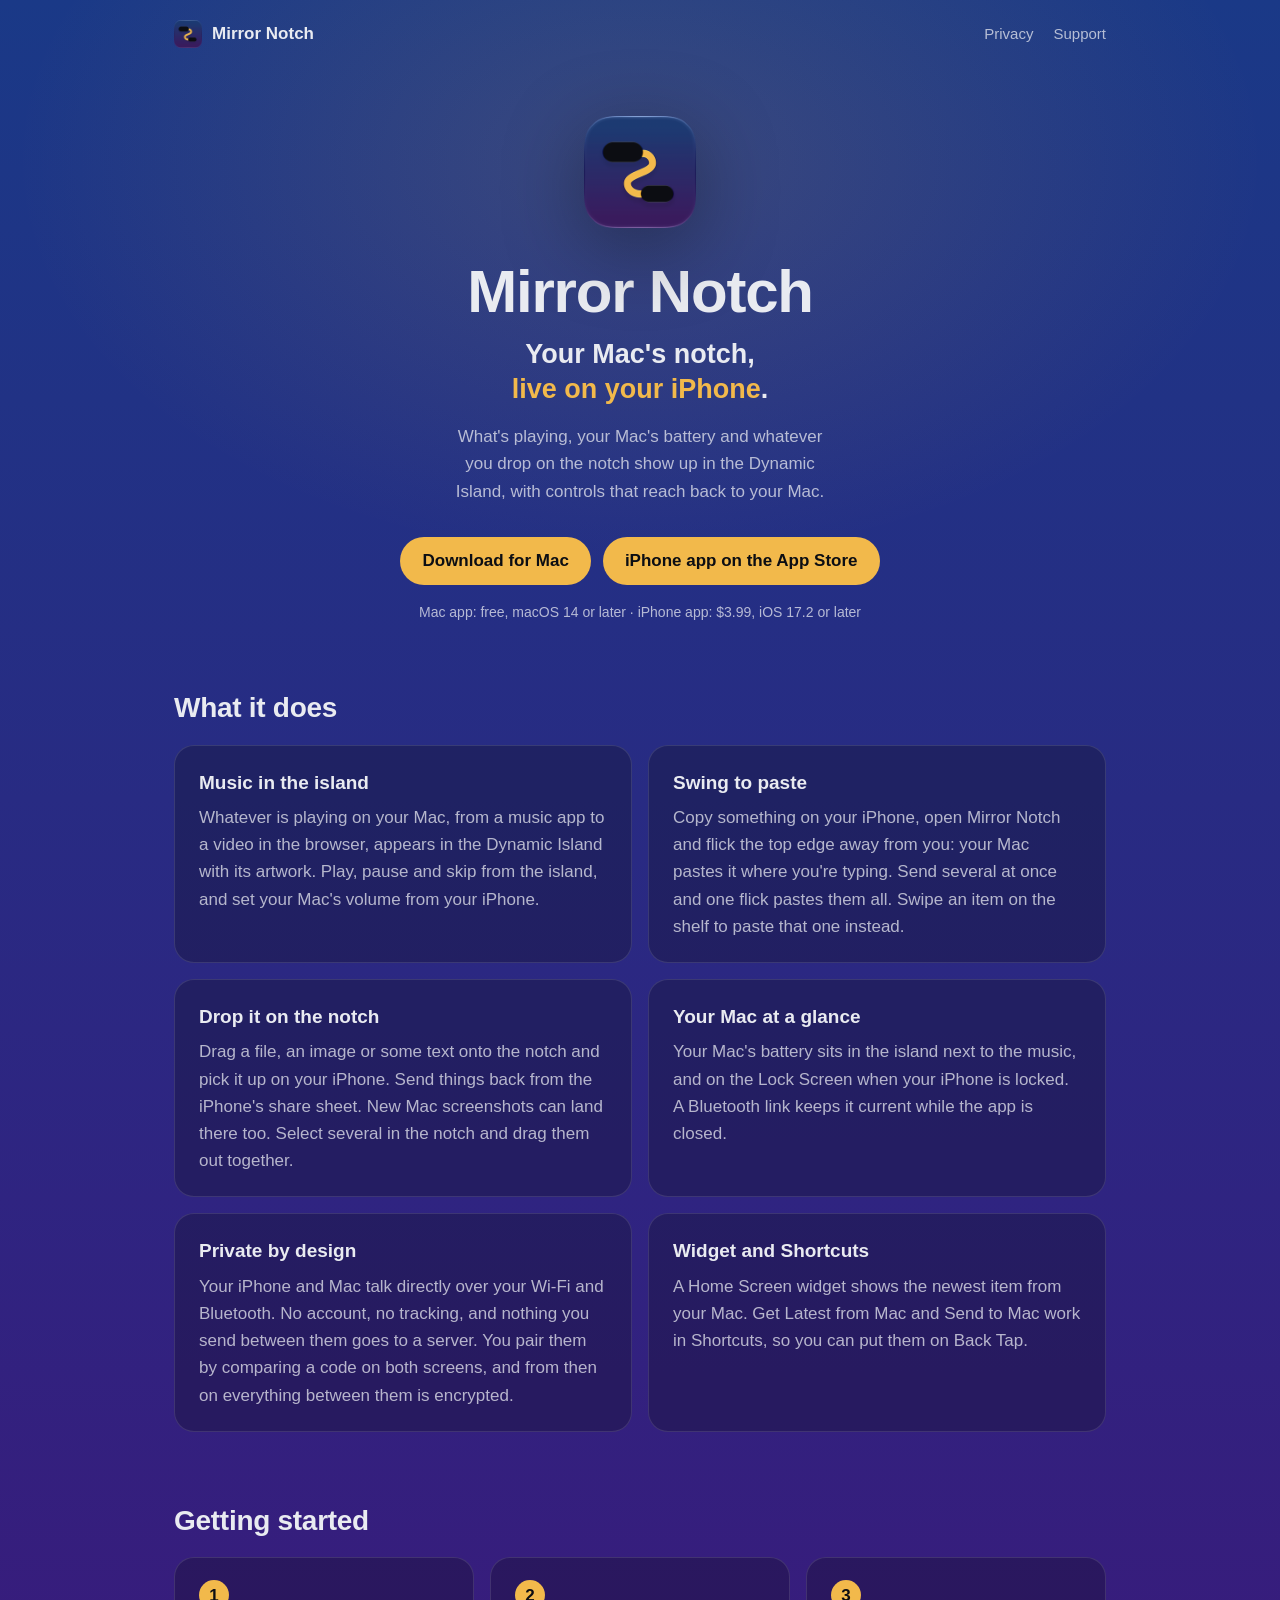
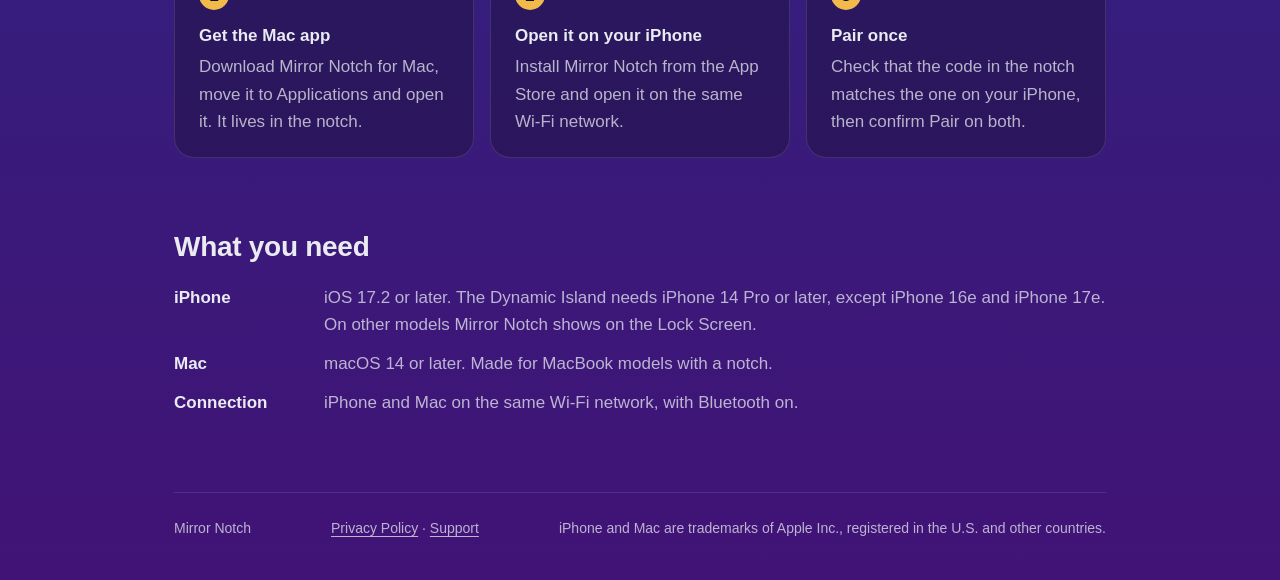
<file: index.html>
<!doctype html>
<html lang="en">
<head>
  <meta charset="utf-8">
  <meta name="viewport" content="width=device-width, initial-scale=1">
  <title>Mirror Notch: your Mac's notch, live on your iPhone</title>
  <meta name="description" content="Mirror Notch shows what's playing on your Mac, its battery and whatever you drop on the notch in your iPhone's Dynamic Island, with controls that reach back to your Mac.">
  <meta name="theme-color" content="#1A3987">
  <link rel="canonical" href="https://mirrornotch.github.io/">
  <link rel="icon" href="assets/favicon-64.png" type="image/png">
  <link rel="apple-touch-icon" href="assets/apple-touch-icon.png">
  <link rel="stylesheet" href="assets/site.css">
  <meta property="og:type" content="website">
  <meta property="og:title" content="Mirror Notch">
  <meta property="og:description" content="Your Mac's notch, live on your iPhone.">
  <meta property="og:url" content="https://mirrornotch.github.io/">
  <meta property="og:image" content="https://mirrornotch.github.io/assets/og-cover.png">
  <meta name="twitter:card" content="summary_large_image">
</head>
<body>
<div class="wrap">
  <header class="site">
    <a class="brand" href="./"><img src="assets/icon-256.png" alt="" width="28" height="28">Mirror Notch</a>
    <nav><a href="privacy/">Privacy</a><a href="support/">Support</a></nav>
  </header>

  <main>
    <section class="hero">
      <img class="icon" src="assets/icon-256.png" alt="Mirror Notch app icon" width="112" height="112">
      <h1>Mirror Notch</h1>
      <p class="lead">Your Mac's notch, <em>live on your iPhone</em>.</p>
      <p class="sub">What's playing, your Mac's battery and whatever you drop on the notch show up in the Dynamic Island, with controls that reach back to your Mac.</p>
      <div class="actions">
        <a class="button primary" href="https://github.com/mirrornotch/mirrornotch.github.io/releases/latest/download/MirrorNotch.dmg">Download for Mac</a>
        <a class="button primary" href="https://apps.apple.com/app/id6834769938">iPhone app on the App Store</a>
      </div>
      <p class="note">Mac app: free, macOS 14 or later · iPhone app: $3.99, iOS 17.2 or later</p>
    </section>

    <section aria-labelledby="features">
      <h2 id="features">What it does</h2>
      <div class="grid">
        <div class="card">
          <h3>Music in the island</h3>
          <p>Whatever is playing on your Mac, from a music app to a video in the browser, appears in the Dynamic Island with its artwork. Play, pause and skip from the island, and set your Mac's volume from your iPhone.</p>
        </div>
        <div class="card">
          <h3>Swing to paste</h3>
          <p>Copy something on your iPhone, open Mirror Notch and flick the top edge away from you: your Mac pastes it where you're typing. Send several at once and one flick pastes them all. Swipe an item on the shelf to paste that one instead.</p>
        </div>
        <div class="card">
          <h3>Drop it on the notch</h3>
          <p>Drag a file, an image or some text onto the notch and pick it up on your iPhone. Send things back from the iPhone's share sheet. New Mac screenshots can land there too. Select several in the notch and drag them out together.</p>
        </div>
        <div class="card">
          <h3>Your Mac at a glance</h3>
          <p>Your Mac's battery sits in the island next to the music, and on the Lock Screen when your iPhone is locked. A Bluetooth link keeps it current while the app is closed.</p>
        </div>
        <div class="card">
          <h3>Private by design</h3>
          <p>Your iPhone and Mac talk directly over your Wi‑Fi and Bluetooth. No account, no tracking, and nothing you send between them goes to a server. You pair them by comparing a code on both screens, and from then on everything between them is encrypted.</p>
        </div>
        <div class="card">
          <h3>Widget and Shortcuts</h3>
          <p>A Home Screen widget shows the newest item from your Mac. Get Latest from Mac and Send to Mac work in Shortcuts, so you can put them on Back Tap.</p>
        </div>
      </div>
    </section>

    <section aria-labelledby="start">
      <h2 id="start">Getting started</h2>
      <ol class="steps">
        <li><strong>Get the Mac app</strong>Download Mirror Notch for Mac, move it to Applications and open it. It lives in the notch.</li>
        <li><strong>Open it on your iPhone</strong>Install Mirror Notch from the App Store and open it on the same Wi‑Fi network.</li>
        <li><strong>Pair once</strong>Check that the code in the notch matches the one on your iPhone, then confirm Pair on both.</li>
      </ol>
    </section>

    <section aria-labelledby="needs">
      <h2 id="needs">What you need</h2>
      <dl class="req">
        <dt>iPhone</dt>
        <dd>iOS 17.2 or later. The Dynamic Island needs iPhone 14 Pro or later, except iPhone 16e and iPhone 17e. On other models Mirror Notch shows on the Lock Screen.</dd>
        <dt>Mac</dt>
        <dd>macOS 14 or later. Made for MacBook models with a notch.</dd>
        <dt>Connection</dt>
        <dd>iPhone and Mac on the same Wi‑Fi network, with Bluetooth on.</dd>
      </dl>
    </section>
  </main>

  <footer class="site">
    <span>Mirror Notch</span>
    <span><a href="privacy/">Privacy Policy</a> · <a href="support/">Support</a></span>
    <span>iPhone and Mac are trademarks of Apple Inc., registered in the U.S. and other countries.</span>
  </footer>
</div>
</body>
</html>
</file>
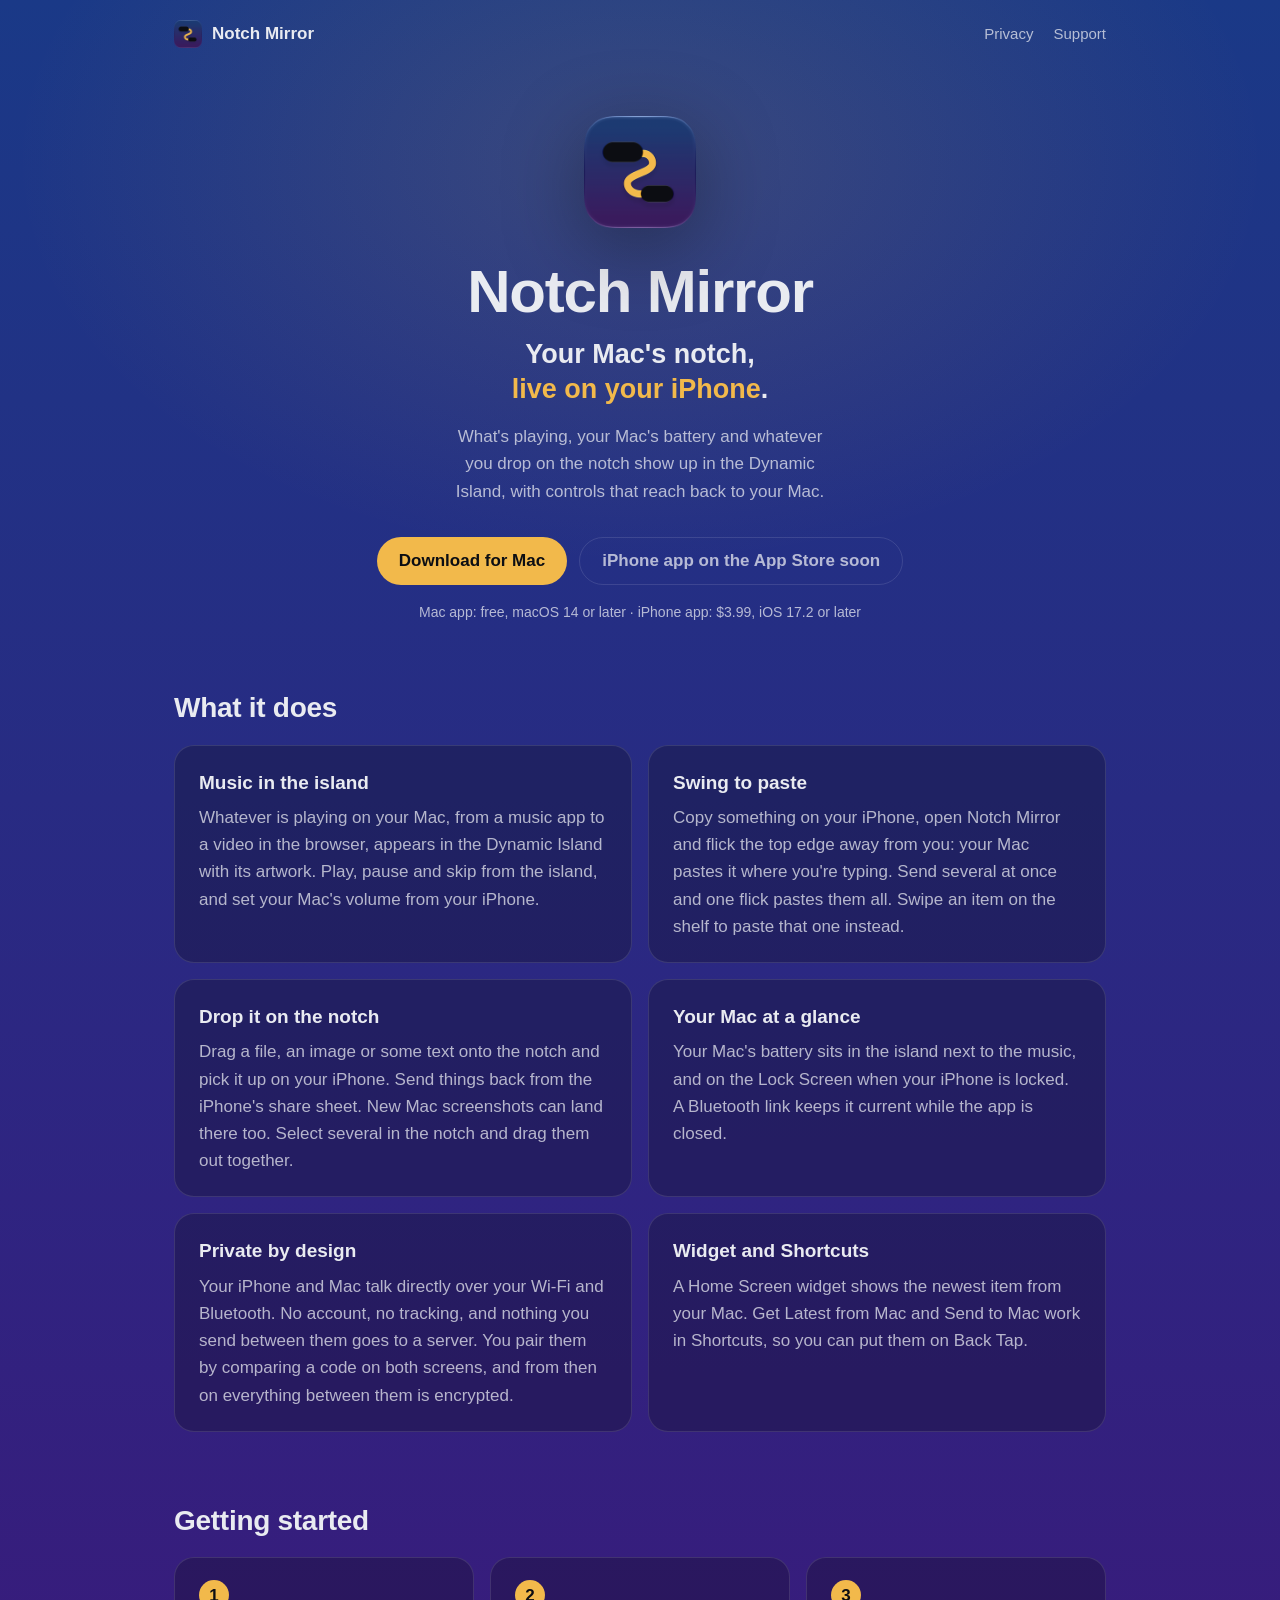
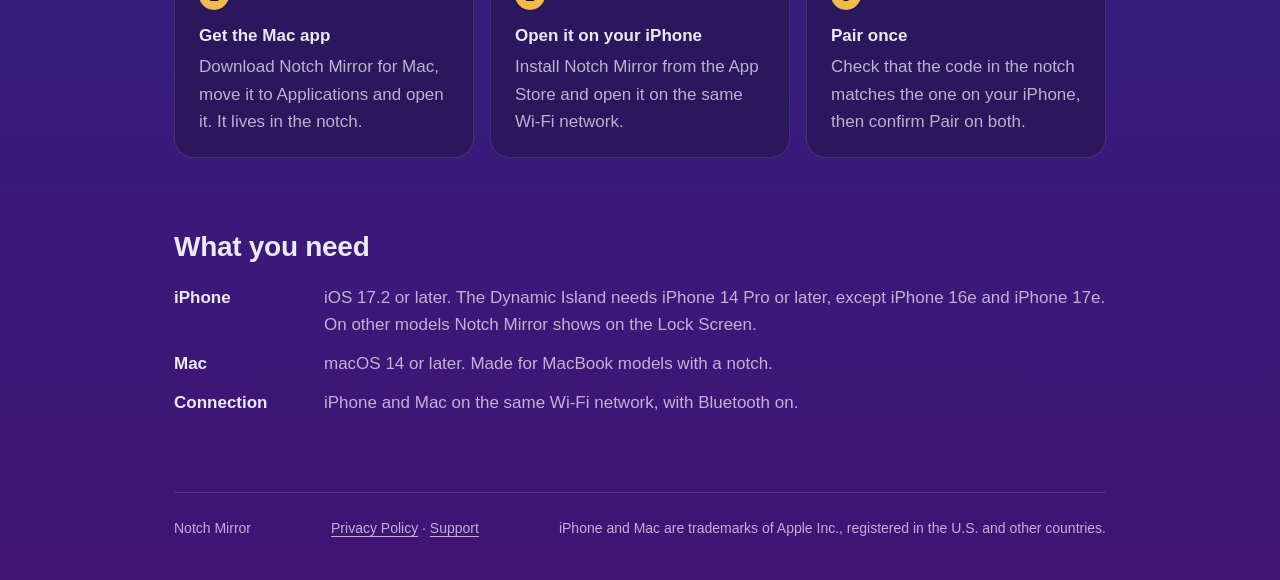
<file: notch-mirror/index.html>
<!doctype html>
<html lang="en">
<head>
  <meta charset="utf-8">
  <meta name="viewport" content="width=device-width, initial-scale=1">
  <title>Notch Mirror: your Mac's notch, live on your iPhone</title>
  <meta name="description" content="Notch Mirror shows what's playing on your Mac, its battery and whatever you drop on the notch in your iPhone's Dynamic Island, with controls that reach back to your Mac.">
  <meta name="theme-color" content="#1A3987">
  <link rel="canonical" href="https://aubekerof.github.io/notch-mirror/">
  <link rel="icon" href="assets/favicon-64.png" type="image/png">
  <link rel="apple-touch-icon" href="assets/apple-touch-icon.png">
  <link rel="stylesheet" href="assets/site.css">
  <meta property="og:type" content="website">
  <meta property="og:title" content="Notch Mirror">
  <meta property="og:description" content="Your Mac's notch, live on your iPhone.">
  <meta property="og:url" content="https://aubekerof.github.io/notch-mirror/">
  <meta property="og:image" content="https://aubekerof.github.io/notch-mirror/assets/og-cover.png">
  <meta name="twitter:card" content="summary_large_image">
</head>
<body>
<div class="wrap">
  <header class="site">
    <a class="brand" href="./"><img src="assets/icon-256.png" alt="" width="28" height="28">Notch Mirror</a>
    <nav><a href="privacy/">Privacy</a><a href="support/">Support</a></nav>
  </header>

  <main>
    <section class="hero">
      <img class="icon" src="assets/icon-256.png" alt="Notch Mirror app icon" width="112" height="112">
      <h1>Notch Mirror</h1>
      <p class="lead">Your Mac's notch, <em>live on your iPhone</em>.</p>
      <p class="sub">What's playing, your Mac's battery and whatever you drop on the notch show up in the Dynamic Island, with controls that reach back to your Mac.</p>
      <div class="actions">
        <a class="button primary" href="https://github.com/aubekerof/aubekerof.github.io/releases/latest/download/NotchMirror.dmg">Download for Mac</a>
        <span class="button ghost" aria-disabled="true">iPhone app on the App Store soon</span>
      </div>
      <p class="note">Mac app: free, macOS 14 or later · iPhone app: $3.99, iOS 17.2 or later</p>
    </section>

    <section aria-labelledby="features">
      <h2 id="features">What it does</h2>
      <div class="grid">
        <div class="card">
          <h3>Music in the island</h3>
          <p>Whatever is playing on your Mac, from a music app to a video in the browser, appears in the Dynamic Island with its artwork. Play, pause and skip from the island, and set your Mac's volume from your iPhone.</p>
        </div>
        <div class="card">
          <h3>Swing to paste</h3>
          <p>Copy something on your iPhone, open Notch Mirror and flick the top edge away from you: your Mac pastes it where you're typing. Send several at once and one flick pastes them all. Swipe an item on the shelf to paste that one instead.</p>
        </div>
        <div class="card">
          <h3>Drop it on the notch</h3>
          <p>Drag a file, an image or some text onto the notch and pick it up on your iPhone. Send things back from the iPhone's share sheet. New Mac screenshots can land there too. Select several in the notch and drag them out together.</p>
        </div>
        <div class="card">
          <h3>Your Mac at a glance</h3>
          <p>Your Mac's battery sits in the island next to the music, and on the Lock Screen when your iPhone is locked. A Bluetooth link keeps it current while the app is closed.</p>
        </div>
        <div class="card">
          <h3>Private by design</h3>
          <p>Your iPhone and Mac talk directly over your Wi‑Fi and Bluetooth. No account, no tracking, and nothing you send between them goes to a server. You pair them by comparing a code on both screens, and from then on everything between them is encrypted.</p>
        </div>
        <div class="card">
          <h3>Widget and Shortcuts</h3>
          <p>A Home Screen widget shows the newest item from your Mac. Get Latest from Mac and Send to Mac work in Shortcuts, so you can put them on Back Tap.</p>
        </div>
      </div>
    </section>

    <section aria-labelledby="start">
      <h2 id="start">Getting started</h2>
      <ol class="steps">
        <li><strong>Get the Mac app</strong>Download Notch Mirror for Mac, move it to Applications and open it. It lives in the notch.</li>
        <li><strong>Open it on your iPhone</strong>Install Notch Mirror from the App Store and open it on the same Wi‑Fi network.</li>
        <li><strong>Pair once</strong>Check that the code in the notch matches the one on your iPhone, then confirm Pair on both.</li>
      </ol>
    </section>

    <section aria-labelledby="needs">
      <h2 id="needs">What you need</h2>
      <dl class="req">
        <dt>iPhone</dt>
        <dd>iOS 17.2 or later. The Dynamic Island needs iPhone 14 Pro or later, except iPhone 16e and iPhone 17e. On other models Notch Mirror shows on the Lock Screen.</dd>
        <dt>Mac</dt>
        <dd>macOS 14 or later. Made for MacBook models with a notch.</dd>
        <dt>Connection</dt>
        <dd>iPhone and Mac on the same Wi‑Fi network, with Bluetooth on.</dd>
      </dl>
    </section>
  </main>

  <footer class="site">
    <span>Notch Mirror</span>
    <span><a href="privacy/">Privacy Policy</a> · <a href="support/">Support</a></span>
    <span>iPhone and Mac are trademarks of Apple Inc., registered in the U.S. and other countries.</span>
  </footer>
</div>
</body>
</html>
</file>
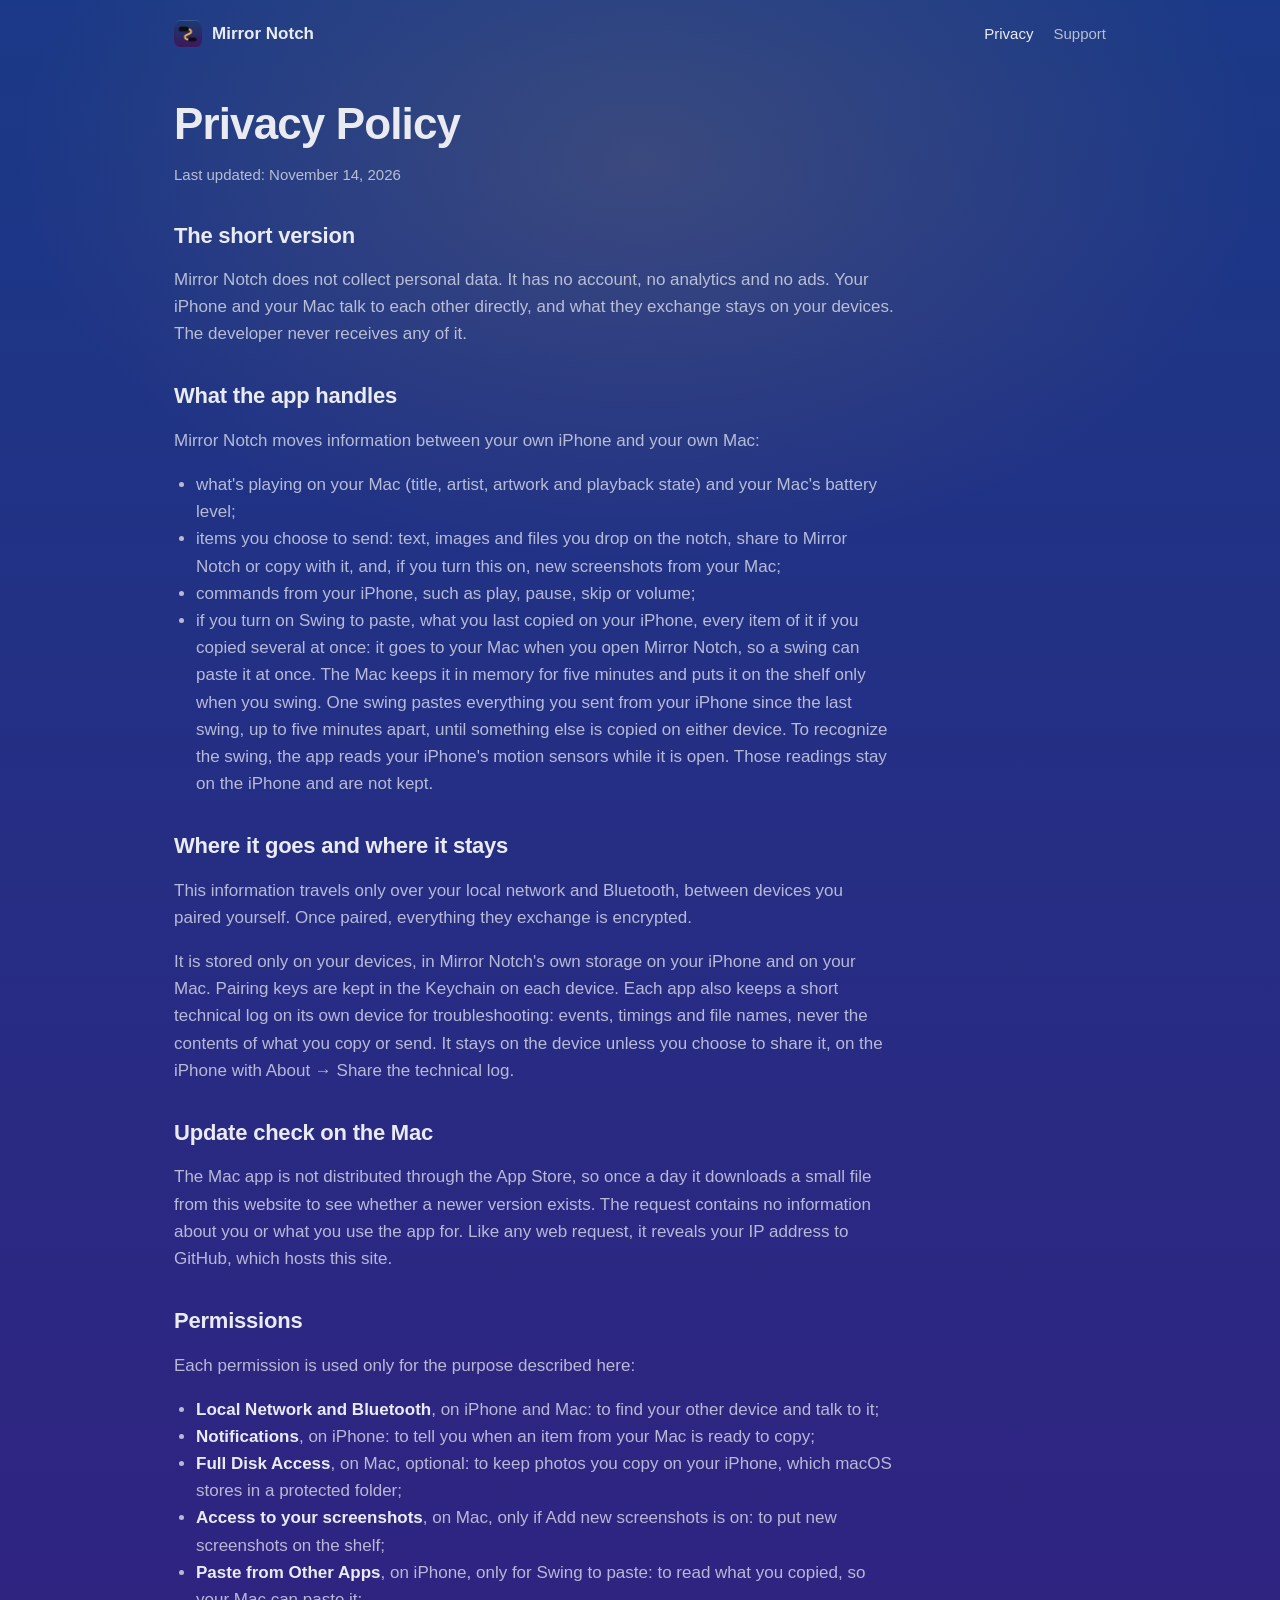
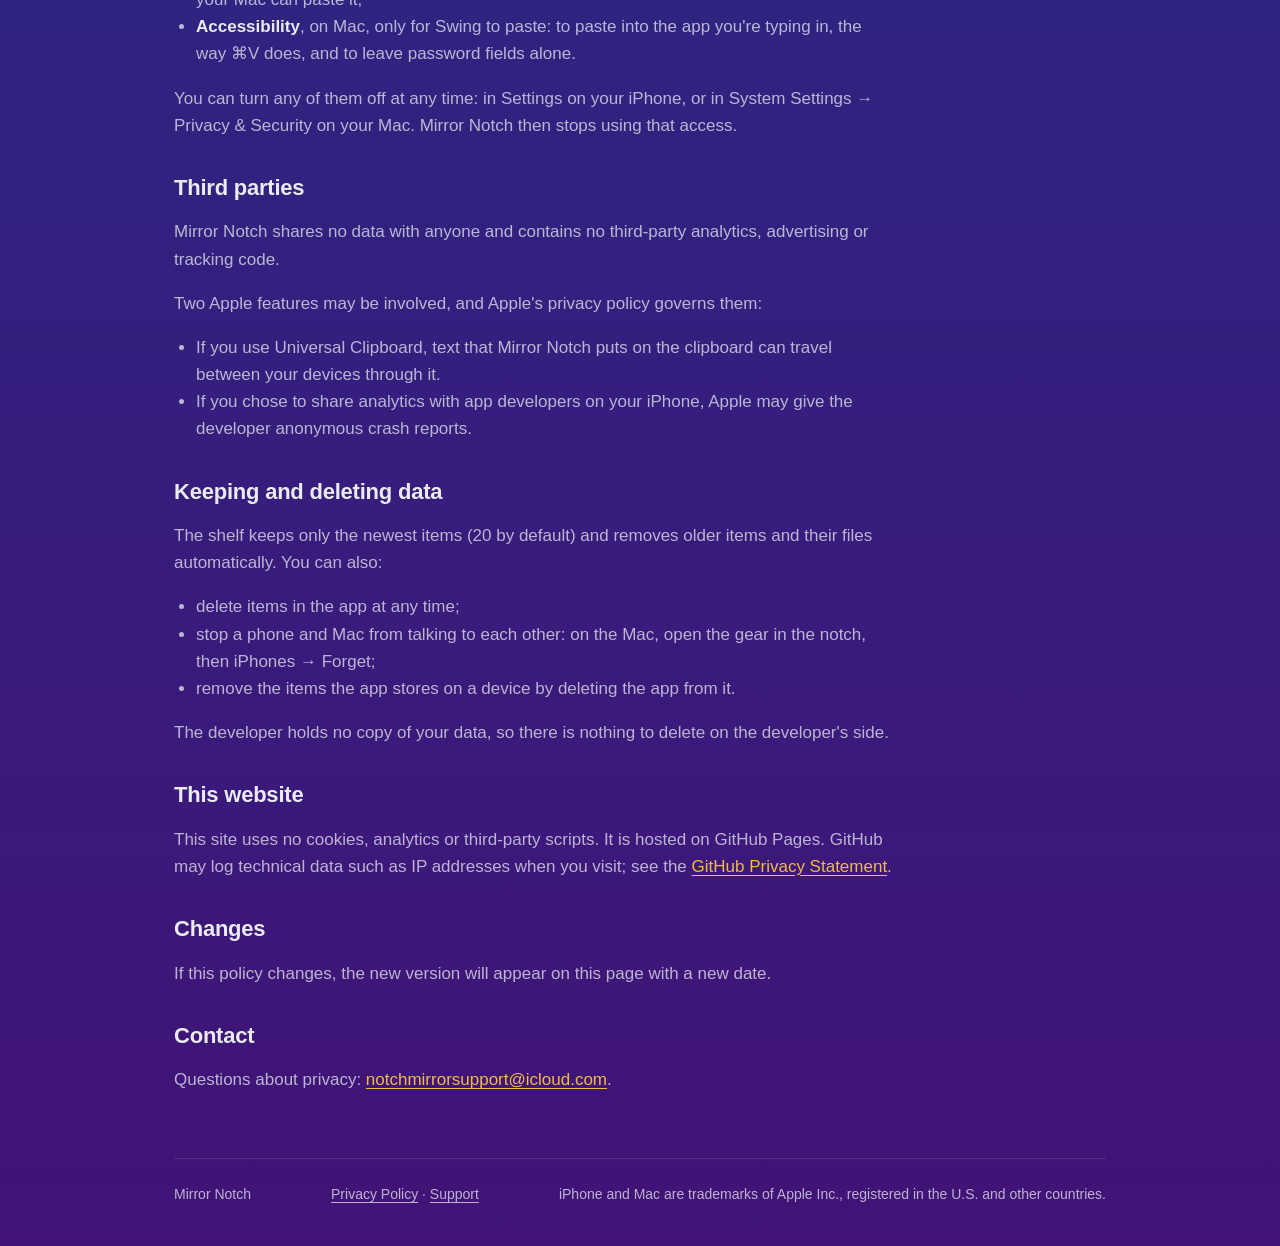
<file: privacy/index.html>
<!doctype html>
<html lang="en">
<head>
  <meta charset="utf-8">
  <meta name="viewport" content="width=device-width, initial-scale=1">
  <title>Privacy Policy · Mirror Notch</title>
  <meta name="description" content="Mirror Notch collects no personal data. Your iPhone and Mac talk to each other directly, and what they exchange stays on your devices.">
  <meta name="theme-color" content="#1A3987">
  <link rel="canonical" href="https://mirrornotch.github.io/privacy/">
  <link rel="icon" href="../assets/favicon-64.png" type="image/png">
  <link rel="apple-touch-icon" href="../assets/apple-touch-icon.png">
  <link rel="stylesheet" href="../assets/site.css">
</head>
<body>
<div class="wrap">
  <header class="site">
    <a class="brand" href="../"><img src="../assets/icon-256.png" alt="" width="28" height="28">Mirror Notch</a>
    <nav><a href="./" aria-current="page">Privacy</a><a href="../support/">Support</a></nav>
  </header>

  <main class="doc">
    <h1>Privacy Policy</h1>
    <p class="updated">Last updated: November 14, 2026</p>

    <h2>The short version</h2>
    <p>Mirror Notch does not collect personal data. It has no account, no analytics and no ads. Your iPhone and your Mac talk to each other directly, and what they exchange stays on your devices. The developer never receives any of it.</p>

    <h2>What the app handles</h2>
    <p>Mirror Notch moves information between your own iPhone and your own Mac:</p>
    <ul>
      <li>what's playing on your Mac (title, artist, artwork and playback state) and your Mac's battery level;</li>
      <li>items you choose to send: text, images and files you drop on the notch, share to Mirror Notch or copy with it, and, if you turn this on, new screenshots from your Mac;</li>
      <li>commands from your iPhone, such as play, pause, skip or volume;</li>
      <li>if you turn on Swing to paste, what you last copied on your iPhone, every item of it if you copied several at once: it goes to your Mac when you open Mirror Notch, so a swing can paste it at once. The Mac keeps it in memory for five minutes and puts it on the shelf only when you swing. One swing pastes everything you sent from your iPhone since the last swing, up to five minutes apart, until something else is copied on either device. To recognize the swing, the app reads your iPhone's motion sensors while it is open. Those readings stay on the iPhone and are not kept.</li>
    </ul>

    <h2>Where it goes and where it stays</h2>
    <p>This information travels only over your local network and Bluetooth, between devices you paired yourself. Once paired, everything they exchange is encrypted.</p>
    <p>It is stored only on your devices, in Mirror Notch's own storage on your iPhone and on your Mac. Pairing keys are kept in the Keychain on each device. Each app also keeps a short technical log on its own device for troubleshooting: events, timings and file names, never the contents of what you copy or send. It stays on the device unless you choose to share it, on the iPhone with About → Share the technical log.</p>

    <h2>Update check on the Mac</h2>
    <p>The Mac app is not distributed through the App Store, so once a day it downloads a small file from this website to see whether a newer version exists. The request contains no information about you or what you use the app for. Like any web request, it reveals your IP address to GitHub, which hosts this site.</p>

    <h2>Permissions</h2>
    <p>Each permission is used only for the purpose described here:</p>
    <ul>
      <li><strong>Local Network and Bluetooth</strong>, on iPhone and Mac: to find your other device and talk to it;</li>
      <li><strong>Notifications</strong>, on iPhone: to tell you when an item from your Mac is ready to copy;</li>
      <li><strong>Full Disk Access</strong>, on Mac, optional: to keep photos you copy on your iPhone, which macOS stores in a protected folder;</li>
      <li><strong>Access to your screenshots</strong>, on Mac, only if Add new screenshots is on: to put new screenshots on the shelf;</li>
      <li><strong>Paste from Other Apps</strong>, on iPhone, only for Swing to paste: to read what you copied, so your Mac can paste it;</li>
      <li><strong>Accessibility</strong>, on Mac, only for Swing to paste: to paste into the app you're typing in, the way ⌘V does, and to leave password fields alone.</li>
    </ul>
    <p>You can turn any of them off at any time: in Settings on your iPhone, or in System Settings → Privacy &amp; Security on your Mac. Mirror Notch then stops using that access.</p>

    <h2>Third parties</h2>
    <p>Mirror Notch shares no data with anyone and contains no third-party analytics, advertising or tracking code.</p>
    <p>Two Apple features may be involved, and Apple's privacy policy governs them:</p>
    <ul>
      <li>If you use Universal Clipboard, text that Mirror Notch puts on the clipboard can travel between your devices through it.</li>
      <li>If you chose to share analytics with app developers on your iPhone, Apple may give the developer anonymous crash reports.</li>
    </ul>

    <h2>Keeping and deleting data</h2>
    <p>The shelf keeps only the newest items (20 by default) and removes older items and their files automatically. You can also:</p>
    <ul>
      <li>delete items in the app at any time;</li>
      <li>stop a phone and Mac from talking to each other: on the Mac, open the gear in the notch, then iPhones → Forget;</li>
      <li>remove the items the app stores on a device by deleting the app from it.</li>
    </ul>
    <p>The developer holds no copy of your data, so there is nothing to delete on the developer's side.</p>

    <h2>This website</h2>
    <p>This site uses no cookies, analytics or third-party scripts. It is hosted on GitHub Pages. GitHub may log technical data such as IP addresses when you visit; see the <a href="https://docs.github.com/en/site-policy/privacy-policies/github-general-privacy-statement">GitHub Privacy Statement</a>.</p>

    <h2>Changes</h2>
    <p>If this policy changes, the new version will appear on this page with a new date.</p>

    <h2>Contact</h2>
    <p>Questions about privacy: <a href="mailto:notchmirrorsupport@icloud.com">notchmirrorsupport@icloud.com</a>.</p>
  </main>

  <footer class="site">
    <span>Mirror Notch</span>
    <span><a href="./">Privacy Policy</a> · <a href="../support/">Support</a></span>
    <span>iPhone and Mac are trademarks of Apple Inc., registered in the U.S. and other countries.</span>
  </footer>
</div>
</body>
</html>
</file>
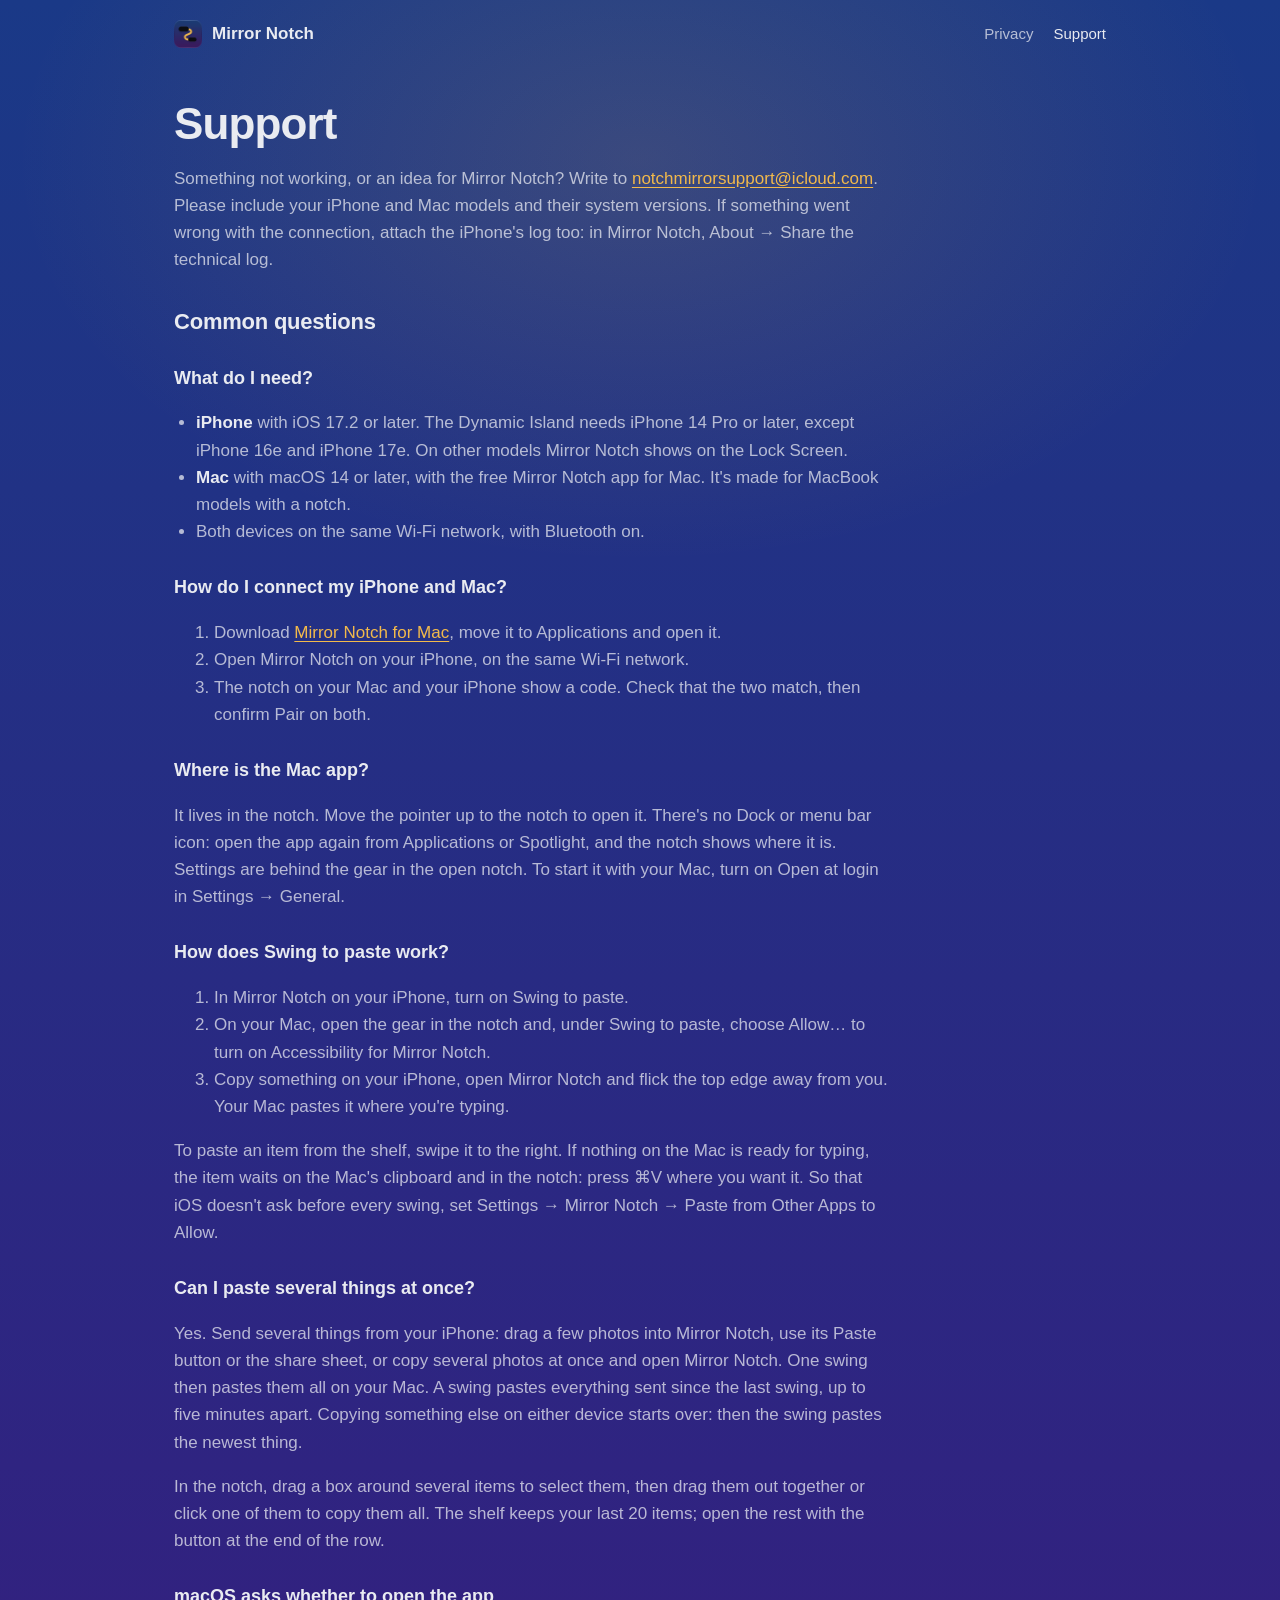
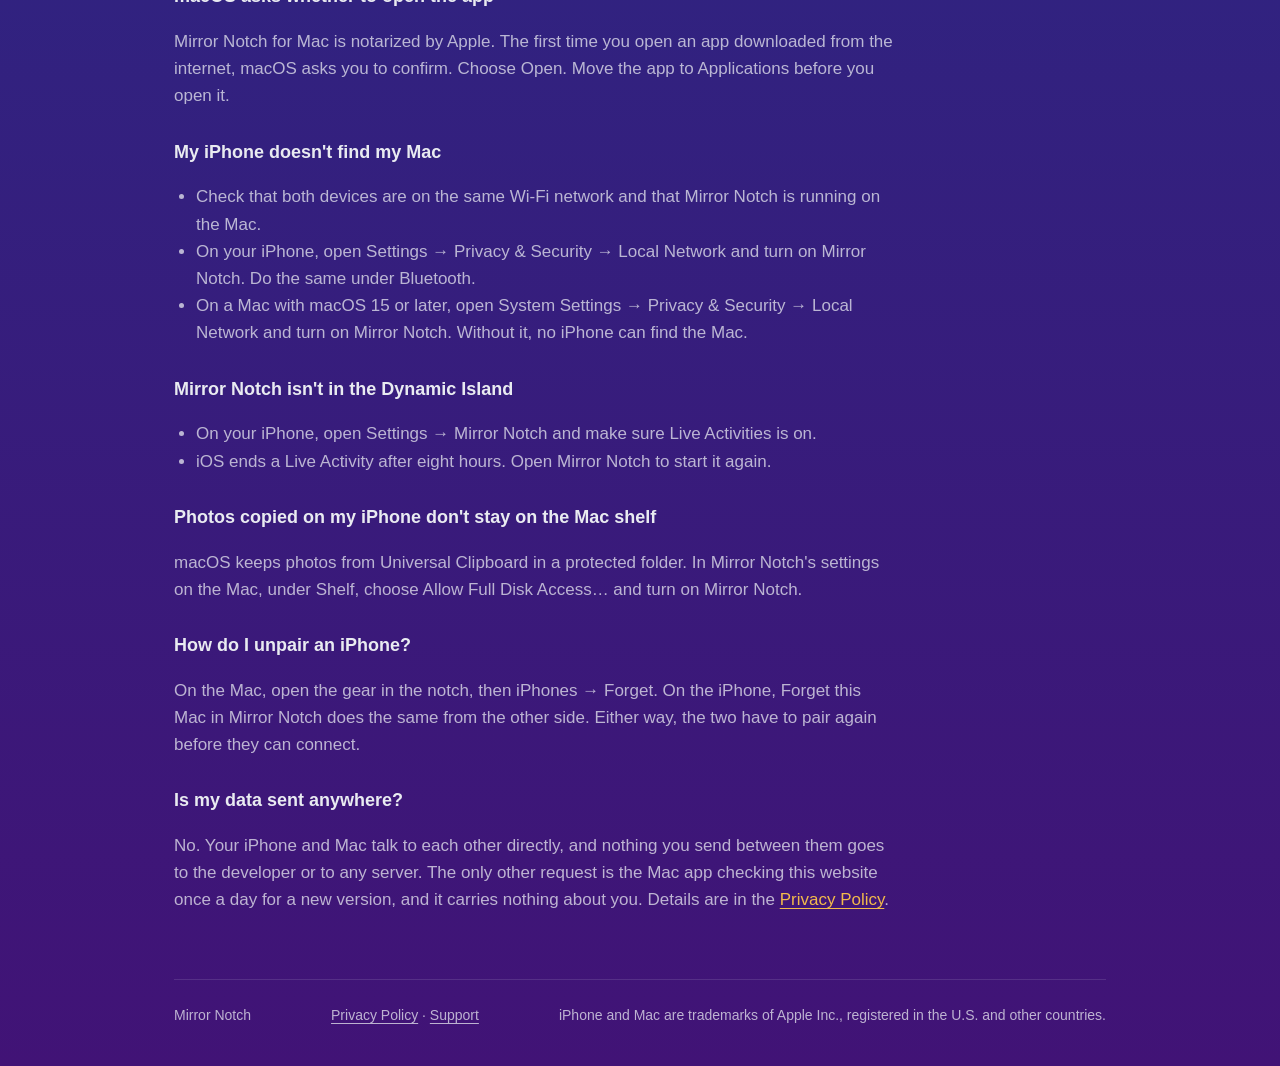
<file: support/index.html>
<!doctype html>
<html lang="en">
<head>
  <meta charset="utf-8">
  <meta name="viewport" content="width=device-width, initial-scale=1">
  <title>Support · Mirror Notch</title>
  <meta name="description" content="Help with Mirror Notch: setup, pairing, the Dynamic Island and the Mac app.">
  <meta name="theme-color" content="#1A3987">
  <link rel="canonical" href="https://mirrornotch.github.io/support/">
  <link rel="icon" href="../assets/favicon-64.png" type="image/png">
  <link rel="apple-touch-icon" href="../assets/apple-touch-icon.png">
  <link rel="stylesheet" href="../assets/site.css">
</head>
<body>
<div class="wrap">
  <header class="site">
    <a class="brand" href="../"><img src="../assets/icon-256.png" alt="" width="28" height="28">Mirror Notch</a>
    <nav><a href="../privacy/">Privacy</a><a href="./" aria-current="page">Support</a></nav>
  </header>

  <main class="doc">
    <h1>Support</h1>
    <p>Something not working, or an idea for Mirror Notch? Write to <a href="mailto:notchmirrorsupport@icloud.com">notchmirrorsupport@icloud.com</a>. Please include your iPhone and Mac models and their system versions. If something went wrong with the connection, attach the iPhone's log too: in Mirror Notch, About → Share the technical log.</p>

    <h2>Common questions</h2>

    <h3>What do I need?</h3>
    <ul>
      <li><strong>iPhone</strong> with iOS 17.2 or later. The Dynamic Island needs iPhone 14 Pro or later, except iPhone 16e and iPhone 17e. On other models Mirror Notch shows on the Lock Screen.</li>
      <li><strong>Mac</strong> with macOS 14 or later, with the free Mirror Notch app for Mac. It's made for MacBook models with a notch.</li>
      <li>Both devices on the same Wi‑Fi network, with Bluetooth on.</li>
    </ul>

    <h3>How do I connect my iPhone and Mac?</h3>
    <ol>
      <li>Download <a href="../">Mirror Notch for Mac</a>, move it to Applications and open it.</li>
      <li>Open Mirror Notch on your iPhone, on the same Wi‑Fi network.</li>
      <li>The notch on your Mac and your iPhone show a code. Check that the two match, then confirm Pair on both.</li>
    </ol>

    <h3>Where is the Mac app?</h3>
    <p>It lives in the notch. Move the pointer up to the notch to open it. There's no Dock or menu bar icon: open the app again from Applications or Spotlight, and the notch shows where it is. Settings are behind the gear in the open notch. To start it with your Mac, turn on Open at login in Settings → General.</p>

    <h3>How does Swing to paste work?</h3>
    <ol>
      <li>In Mirror Notch on your iPhone, turn on Swing to paste.</li>
      <li>On your Mac, open the gear in the notch and, under Swing to paste, choose Allow… to turn on Accessibility for Mirror Notch.</li>
      <li>Copy something on your iPhone, open Mirror Notch and flick the top edge away from you. Your Mac pastes it where you're typing.</li>
    </ol>
    <p>To paste an item from the shelf, swipe it to the right. If nothing on the Mac is ready for typing, the item waits on the Mac's clipboard and in the notch: press ⌘V where you want it. So that iOS doesn't ask before every swing, set Settings → Mirror Notch → Paste from Other Apps to Allow.</p>

    <h3>Can I paste several things at once?</h3>
    <p>Yes. Send several things from your iPhone: drag a few photos into Mirror Notch, use its Paste button or the share sheet, or copy several photos at once and open Mirror Notch. One swing then pastes them all on your Mac. A swing pastes everything sent since the last swing, up to five minutes apart. Copying something else on either device starts over: then the swing pastes the newest thing.</p>
    <p>In the notch, drag a box around several items to select them, then drag them out together or click one of them to copy them all. The shelf keeps your last 20 items; open the rest with the button at the end of the row.</p>

    <h3>macOS asks whether to open the app</h3>
    <p>Mirror Notch for Mac is notarized by Apple. The first time you open an app downloaded from the internet, macOS asks you to confirm. Choose Open. Move the app to Applications before you open it.</p>

    <h3>My iPhone doesn't find my Mac</h3>
    <ul>
      <li>Check that both devices are on the same Wi‑Fi network and that Mirror Notch is running on the Mac.</li>
      <li>On your iPhone, open Settings → Privacy &amp; Security → Local Network and turn on Mirror Notch. Do the same under Bluetooth.</li>
      <li>On a Mac with macOS 15 or later, open System Settings → Privacy &amp; Security → Local Network and turn on Mirror Notch. Without it, no iPhone can find the Mac.</li>
    </ul>

    <h3>Mirror Notch isn't in the Dynamic Island</h3>
    <ul>
      <li>On your iPhone, open Settings → Mirror Notch and make sure Live Activities is on.</li>
      <li>iOS ends a Live Activity after eight hours. Open Mirror Notch to start it again.</li>
    </ul>

    <h3>Photos copied on my iPhone don't stay on the Mac shelf</h3>
    <p>macOS keeps photos from Universal Clipboard in a protected folder. In Mirror Notch's settings on the Mac, under Shelf, choose Allow Full Disk Access… and turn on Mirror Notch.</p>

    <h3>How do I unpair an iPhone?</h3>
    <p>On the Mac, open the gear in the notch, then iPhones → Forget. On the iPhone, Forget this Mac in Mirror Notch does the same from the other side. Either way, the two have to pair again before they can connect.</p>

    <h3>Is my data sent anywhere?</h3>
    <p>No. Your iPhone and Mac talk to each other directly, and nothing you send between them goes to the developer or to any server. The only other request is the Mac app checking this website once a day for a new version, and it carries nothing about you. Details are in the <a href="../privacy/">Privacy Policy</a>.</p>
  </main>

  <footer class="site">
    <span>Mirror Notch</span>
    <span><a href="../privacy/">Privacy Policy</a> · <a href="./">Support</a></span>
    <span>iPhone and Mac are trademarks of Apple Inc., registered in the U.S. and other countries.</span>
  </footer>
</div>
</body>
</html>
</file>
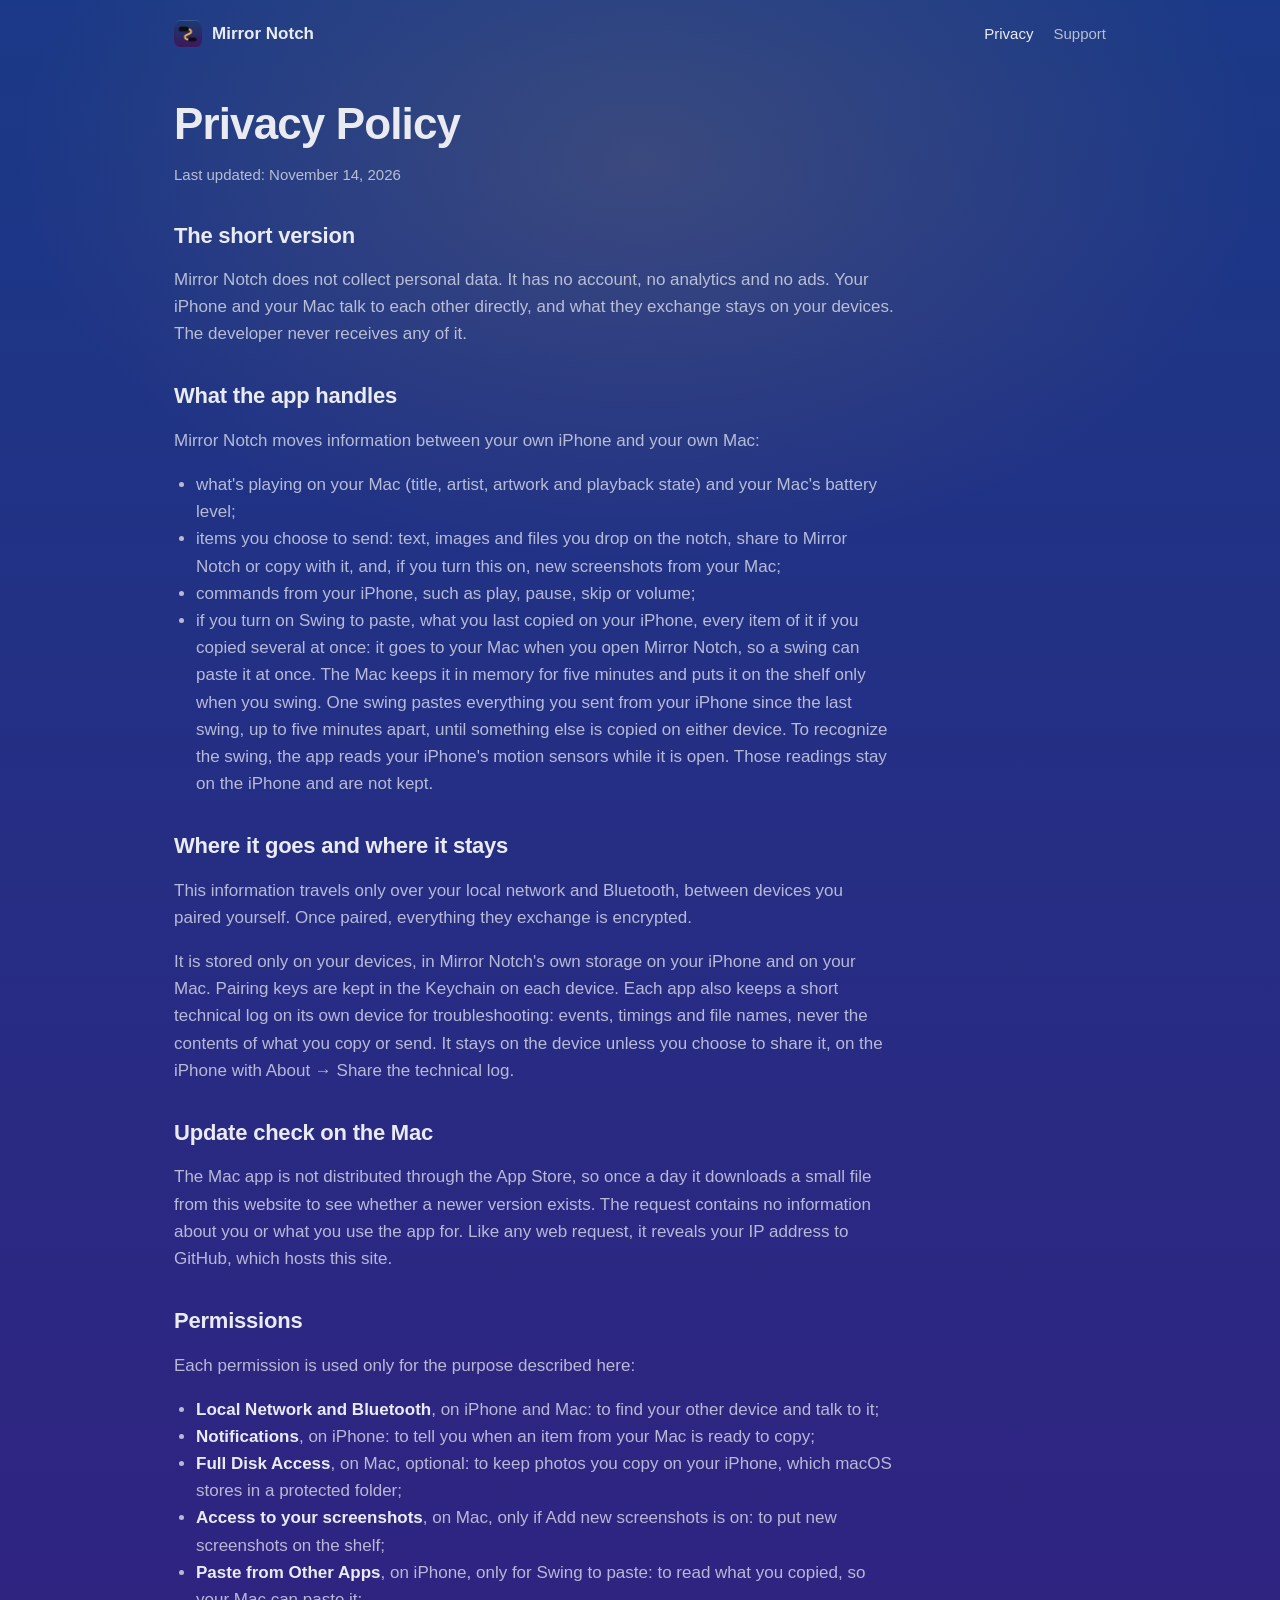
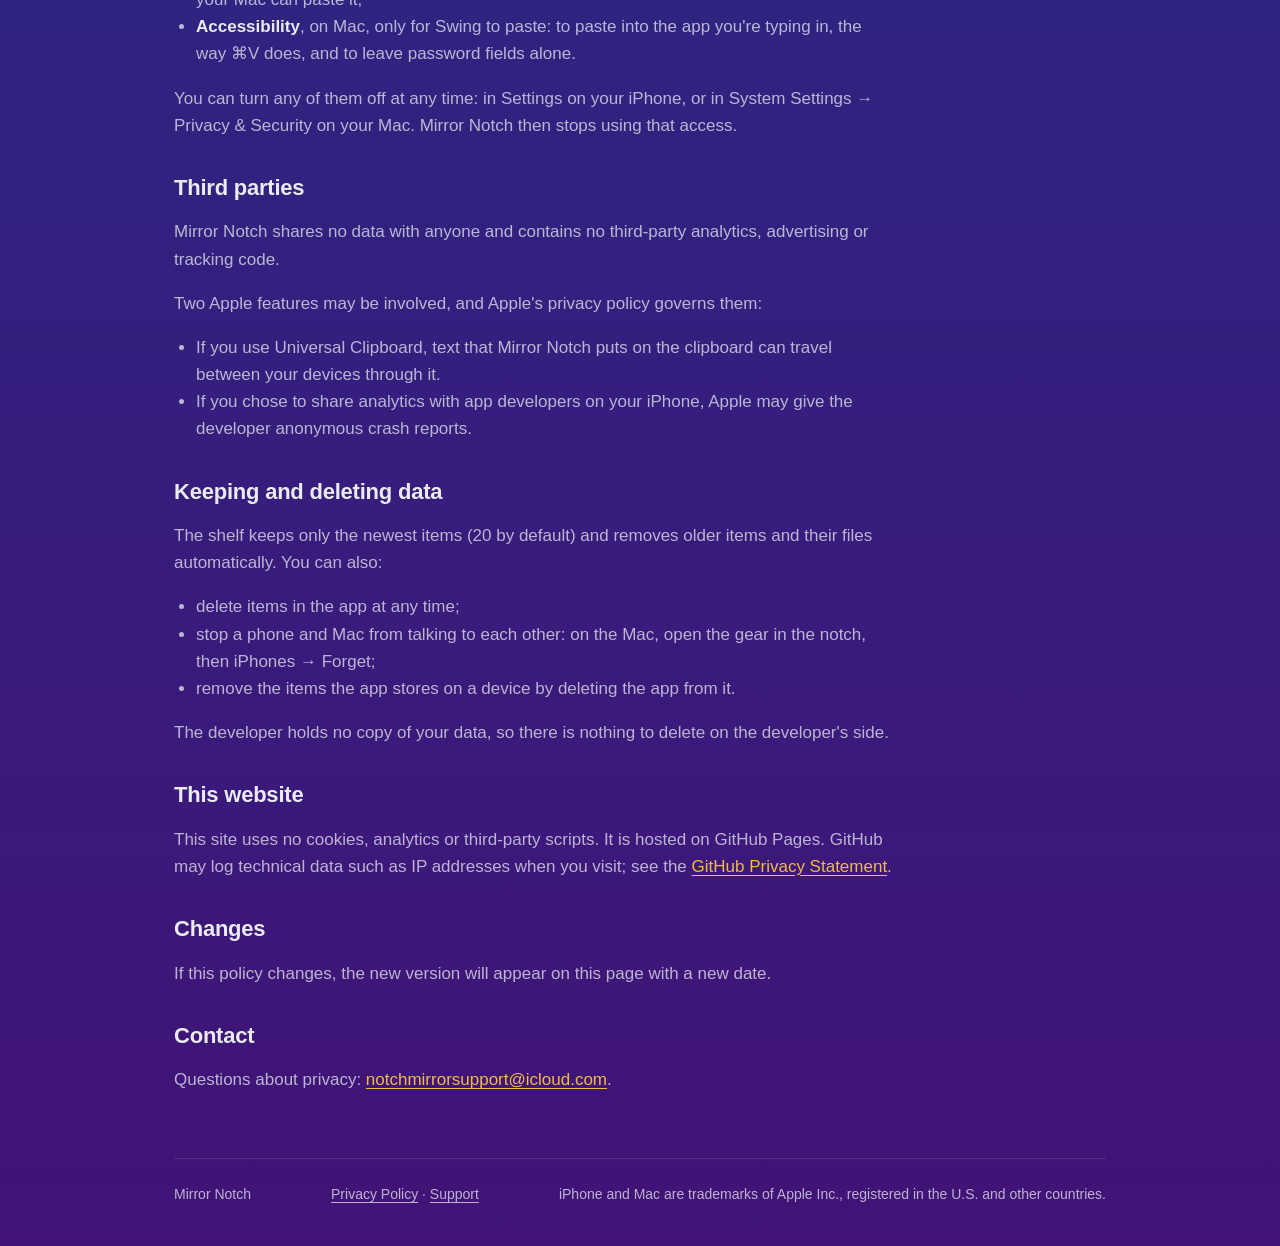
<file: mirror-notch/privacy/index.html>
<!doctype html>
<html lang="en">
<head>
  <meta charset="utf-8">
  <meta name="viewport" content="width=device-width, initial-scale=1">
  <title>Privacy Policy · Mirror Notch</title>
  <meta name="description" content="Mirror Notch collects no personal data. Your iPhone and Mac talk to each other directly, and what they exchange stays on your devices.">
  <meta name="theme-color" content="#1A3987">
  <link rel="canonical" href="https://aubekerof.github.io/mirror-notch/privacy/">
  <link rel="icon" href="../assets/favicon-64.png" type="image/png">
  <link rel="apple-touch-icon" href="../assets/apple-touch-icon.png">
  <link rel="stylesheet" href="../assets/site.css">
</head>
<body>
<div class="wrap">
  <header class="site">
    <a class="brand" href="../"><img src="../assets/icon-256.png" alt="" width="28" height="28">Mirror Notch</a>
    <nav><a href="./" aria-current="page">Privacy</a><a href="../support/">Support</a></nav>
  </header>

  <main class="doc">
    <h1>Privacy Policy</h1>
    <p class="updated">Last updated: November 14, 2026</p>

    <h2>The short version</h2>
    <p>Mirror Notch does not collect personal data. It has no account, no analytics and no ads. Your iPhone and your Mac talk to each other directly, and what they exchange stays on your devices. The developer never receives any of it.</p>

    <h2>What the app handles</h2>
    <p>Mirror Notch moves information between your own iPhone and your own Mac:</p>
    <ul>
      <li>what's playing on your Mac (title, artist, artwork and playback state) and your Mac's battery level;</li>
      <li>items you choose to send: text, images and files you drop on the notch, share to Mirror Notch or copy with it, and, if you turn this on, new screenshots from your Mac;</li>
      <li>commands from your iPhone, such as play, pause, skip or volume;</li>
      <li>if you turn on Swing to paste, what you last copied on your iPhone, every item of it if you copied several at once: it goes to your Mac when you open Mirror Notch, so a swing can paste it at once. The Mac keeps it in memory for five minutes and puts it on the shelf only when you swing. One swing pastes everything you sent from your iPhone since the last swing, up to five minutes apart, until something else is copied on either device. To recognize the swing, the app reads your iPhone's motion sensors while it is open. Those readings stay on the iPhone and are not kept.</li>
    </ul>

    <h2>Where it goes and where it stays</h2>
    <p>This information travels only over your local network and Bluetooth, between devices you paired yourself. Once paired, everything they exchange is encrypted.</p>
    <p>It is stored only on your devices, in Mirror Notch's own storage on your iPhone and on your Mac. Pairing keys are kept in the Keychain on each device. Each app also keeps a short technical log on its own device for troubleshooting: events, timings and file names, never the contents of what you copy or send. It stays on the device unless you choose to share it, on the iPhone with About → Share the technical log.</p>

    <h2>Update check on the Mac</h2>
    <p>The Mac app is not distributed through the App Store, so once a day it downloads a small file from this website to see whether a newer version exists. The request contains no information about you or what you use the app for. Like any web request, it reveals your IP address to GitHub, which hosts this site.</p>

    <h2>Permissions</h2>
    <p>Each permission is used only for the purpose described here:</p>
    <ul>
      <li><strong>Local Network and Bluetooth</strong>, on iPhone and Mac: to find your other device and talk to it;</li>
      <li><strong>Notifications</strong>, on iPhone: to tell you when an item from your Mac is ready to copy;</li>
      <li><strong>Full Disk Access</strong>, on Mac, optional: to keep photos you copy on your iPhone, which macOS stores in a protected folder;</li>
      <li><strong>Access to your screenshots</strong>, on Mac, only if Add new screenshots is on: to put new screenshots on the shelf;</li>
      <li><strong>Paste from Other Apps</strong>, on iPhone, only for Swing to paste: to read what you copied, so your Mac can paste it;</li>
      <li><strong>Accessibility</strong>, on Mac, only for Swing to paste: to paste into the app you're typing in, the way ⌘V does, and to leave password fields alone.</li>
    </ul>
    <p>You can turn any of them off at any time: in Settings on your iPhone, or in System Settings → Privacy &amp; Security on your Mac. Mirror Notch then stops using that access.</p>

    <h2>Third parties</h2>
    <p>Mirror Notch shares no data with anyone and contains no third-party analytics, advertising or tracking code.</p>
    <p>Two Apple features may be involved, and Apple's privacy policy governs them:</p>
    <ul>
      <li>If you use Universal Clipboard, text that Mirror Notch puts on the clipboard can travel between your devices through it.</li>
      <li>If you chose to share analytics with app developers on your iPhone, Apple may give the developer anonymous crash reports.</li>
    </ul>

    <h2>Keeping and deleting data</h2>
    <p>The shelf keeps only the newest items (20 by default) and removes older items and their files automatically. You can also:</p>
    <ul>
      <li>delete items in the app at any time;</li>
      <li>stop a phone and Mac from talking to each other: on the Mac, open the gear in the notch, then iPhones → Forget;</li>
      <li>remove the items the app stores on a device by deleting the app from it.</li>
    </ul>
    <p>The developer holds no copy of your data, so there is nothing to delete on the developer's side.</p>

    <h2>This website</h2>
    <p>This site uses no cookies, analytics or third-party scripts. It is hosted on GitHub Pages. GitHub may log technical data such as IP addresses when you visit; see the <a href="https://docs.github.com/en/site-policy/privacy-policies/github-general-privacy-statement">GitHub Privacy Statement</a>.</p>

    <h2>Changes</h2>
    <p>If this policy changes, the new version will appear on this page with a new date.</p>

    <h2>Contact</h2>
    <p>Questions about privacy: <a href="mailto:notchmirrorsupport@icloud.com">notchmirrorsupport@icloud.com</a>.</p>
  </main>

  <footer class="site">
    <span>Mirror Notch</span>
    <span><a href="./">Privacy Policy</a> · <a href="../support/">Support</a></span>
    <span>iPhone and Mac are trademarks of Apple Inc., registered in the U.S. and other countries.</span>
  </footer>
</div>
</body>
</html>
</file>
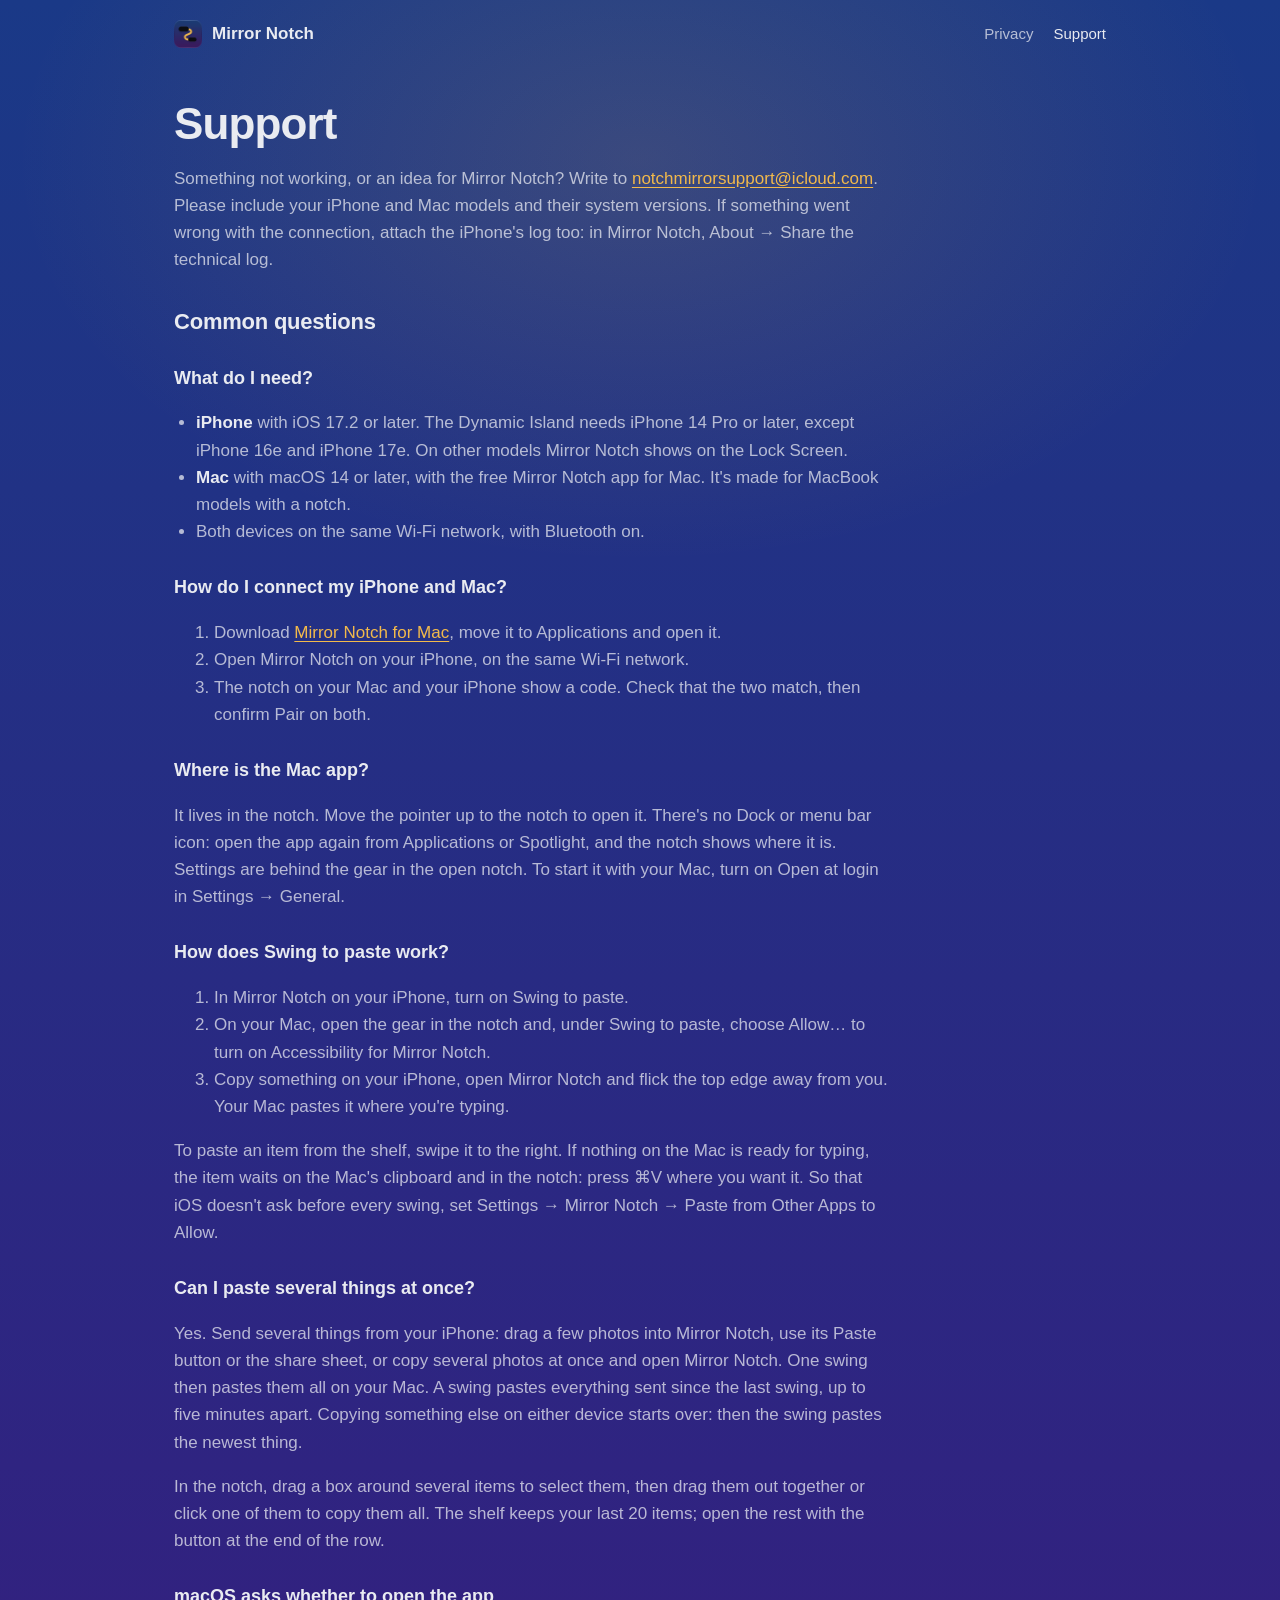
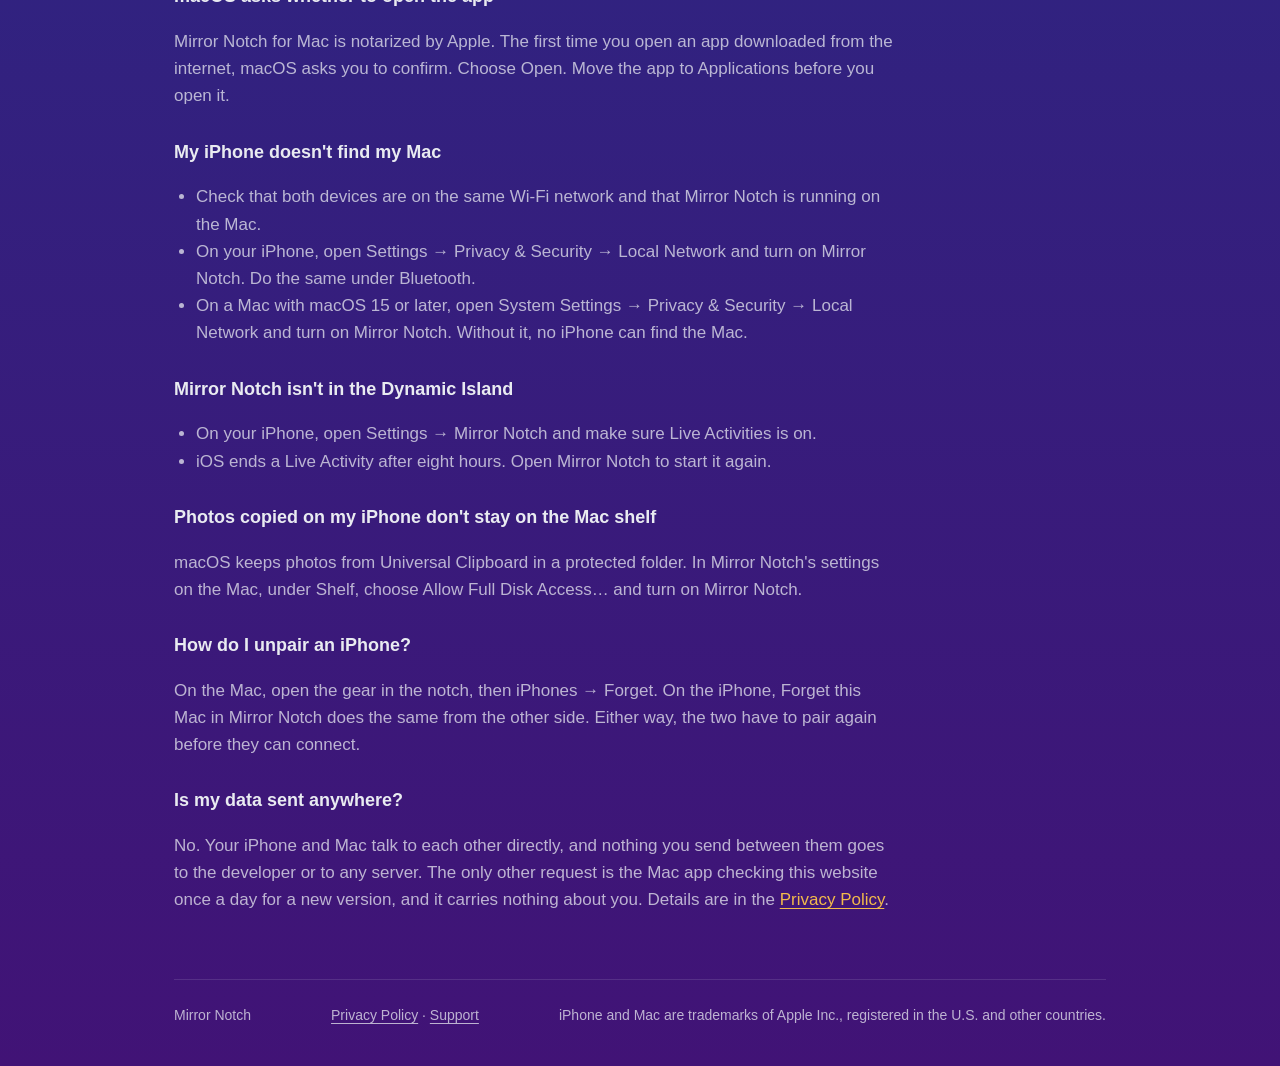
<file: mirror-notch/support/index.html>
<!doctype html>
<html lang="en">
<head>
  <meta charset="utf-8">
  <meta name="viewport" content="width=device-width, initial-scale=1">
  <title>Support · Mirror Notch</title>
  <meta name="description" content="Help with Mirror Notch: setup, pairing, the Dynamic Island and the Mac app.">
  <meta name="theme-color" content="#1A3987">
  <link rel="canonical" href="https://aubekerof.github.io/mirror-notch/support/">
  <link rel="icon" href="../assets/favicon-64.png" type="image/png">
  <link rel="apple-touch-icon" href="../assets/apple-touch-icon.png">
  <link rel="stylesheet" href="../assets/site.css">
</head>
<body>
<div class="wrap">
  <header class="site">
    <a class="brand" href="../"><img src="../assets/icon-256.png" alt="" width="28" height="28">Mirror Notch</a>
    <nav><a href="../privacy/">Privacy</a><a href="./" aria-current="page">Support</a></nav>
  </header>

  <main class="doc">
    <h1>Support</h1>
    <p>Something not working, or an idea for Mirror Notch? Write to <a href="mailto:notchmirrorsupport@icloud.com">notchmirrorsupport@icloud.com</a>. Please include your iPhone and Mac models and their system versions. If something went wrong with the connection, attach the iPhone's log too: in Mirror Notch, About → Share the technical log.</p>

    <h2>Common questions</h2>

    <h3>What do I need?</h3>
    <ul>
      <li><strong>iPhone</strong> with iOS 17.2 or later. The Dynamic Island needs iPhone 14 Pro or later, except iPhone 16e and iPhone 17e. On other models Mirror Notch shows on the Lock Screen.</li>
      <li><strong>Mac</strong> with macOS 14 or later, with the free Mirror Notch app for Mac. It's made for MacBook models with a notch.</li>
      <li>Both devices on the same Wi‑Fi network, with Bluetooth on.</li>
    </ul>

    <h3>How do I connect my iPhone and Mac?</h3>
    <ol>
      <li>Download <a href="../">Mirror Notch for Mac</a>, move it to Applications and open it.</li>
      <li>Open Mirror Notch on your iPhone, on the same Wi‑Fi network.</li>
      <li>The notch on your Mac and your iPhone show a code. Check that the two match, then confirm Pair on both.</li>
    </ol>

    <h3>Where is the Mac app?</h3>
    <p>It lives in the notch. Move the pointer up to the notch to open it. There's no Dock or menu bar icon: open the app again from Applications or Spotlight, and the notch shows where it is. Settings are behind the gear in the open notch. To start it with your Mac, turn on Open at login in Settings → General.</p>

    <h3>How does Swing to paste work?</h3>
    <ol>
      <li>In Mirror Notch on your iPhone, turn on Swing to paste.</li>
      <li>On your Mac, open the gear in the notch and, under Swing to paste, choose Allow… to turn on Accessibility for Mirror Notch.</li>
      <li>Copy something on your iPhone, open Mirror Notch and flick the top edge away from you. Your Mac pastes it where you're typing.</li>
    </ol>
    <p>To paste an item from the shelf, swipe it to the right. If nothing on the Mac is ready for typing, the item waits on the Mac's clipboard and in the notch: press ⌘V where you want it. So that iOS doesn't ask before every swing, set Settings → Mirror Notch → Paste from Other Apps to Allow.</p>

    <h3>Can I paste several things at once?</h3>
    <p>Yes. Send several things from your iPhone: drag a few photos into Mirror Notch, use its Paste button or the share sheet, or copy several photos at once and open Mirror Notch. One swing then pastes them all on your Mac. A swing pastes everything sent since the last swing, up to five minutes apart. Copying something else on either device starts over: then the swing pastes the newest thing.</p>
    <p>In the notch, drag a box around several items to select them, then drag them out together or click one of them to copy them all. The shelf keeps your last 20 items; open the rest with the button at the end of the row.</p>

    <h3>macOS asks whether to open the app</h3>
    <p>Mirror Notch for Mac is notarized by Apple. The first time you open an app downloaded from the internet, macOS asks you to confirm. Choose Open. Move the app to Applications before you open it.</p>

    <h3>My iPhone doesn't find my Mac</h3>
    <ul>
      <li>Check that both devices are on the same Wi‑Fi network and that Mirror Notch is running on the Mac.</li>
      <li>On your iPhone, open Settings → Privacy &amp; Security → Local Network and turn on Mirror Notch. Do the same under Bluetooth.</li>
      <li>On a Mac with macOS 15 or later, open System Settings → Privacy &amp; Security → Local Network and turn on Mirror Notch. Without it, no iPhone can find the Mac.</li>
    </ul>

    <h3>Mirror Notch isn't in the Dynamic Island</h3>
    <ul>
      <li>On your iPhone, open Settings → Mirror Notch and make sure Live Activities is on.</li>
      <li>iOS ends a Live Activity after eight hours. Open Mirror Notch to start it again.</li>
    </ul>

    <h3>Photos copied on my iPhone don't stay on the Mac shelf</h3>
    <p>macOS keeps photos from Universal Clipboard in a protected folder. In Mirror Notch's settings on the Mac, under Shelf, choose Allow Full Disk Access… and turn on Mirror Notch.</p>

    <h3>How do I unpair an iPhone?</h3>
    <p>On the Mac, open the gear in the notch, then iPhones → Forget. On the iPhone, Forget this Mac in Mirror Notch does the same from the other side. Either way, the two have to pair again before they can connect.</p>

    <h3>Is my data sent anywhere?</h3>
    <p>No. Your iPhone and Mac talk to each other directly, and nothing you send between them goes to the developer or to any server. The only other request is the Mac app checking this website once a day for a new version, and it carries nothing about you. Details are in the <a href="../privacy/">Privacy Policy</a>.</p>
  </main>

  <footer class="site">
    <span>Mirror Notch</span>
    <span><a href="../privacy/">Privacy Policy</a> · <a href="./">Support</a></span>
    <span>iPhone and Mac are trademarks of Apple Inc., registered in the U.S. and other countries.</span>
  </footer>
</div>
</body>
</html>
</file>
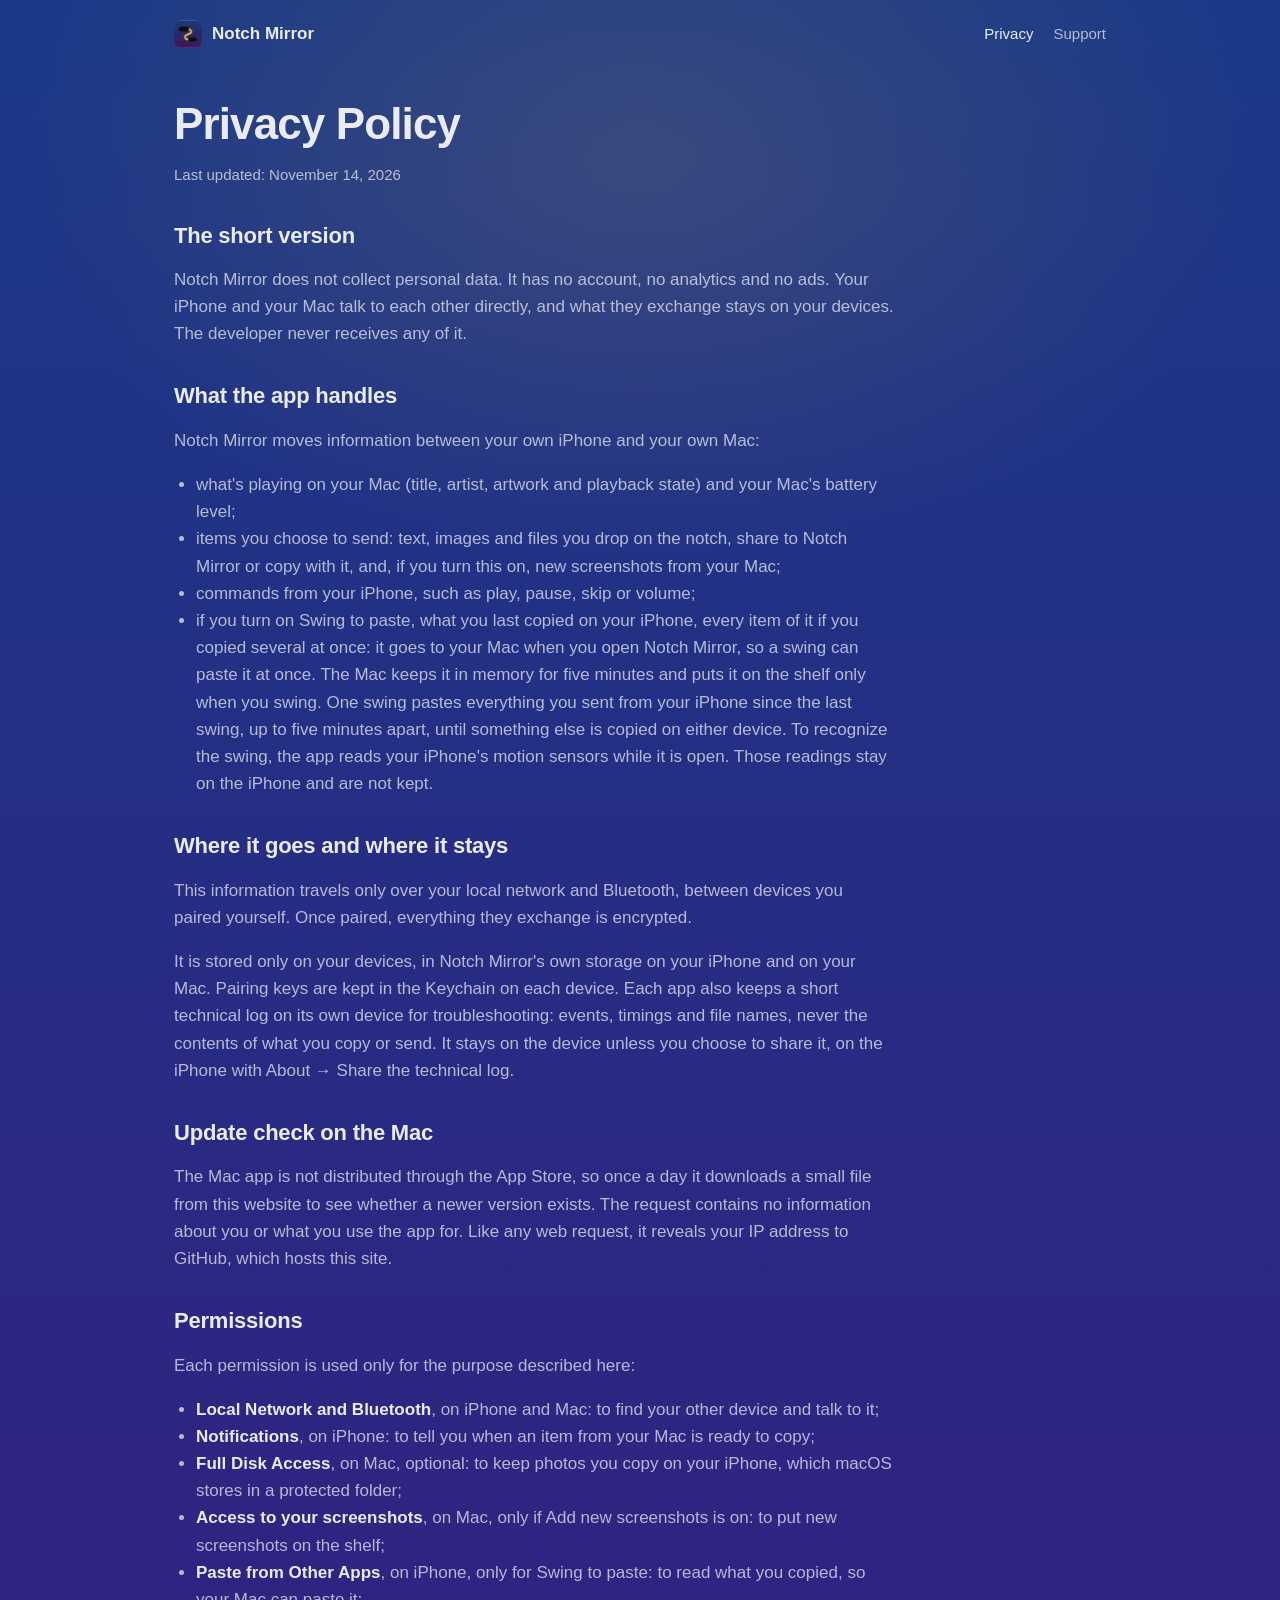
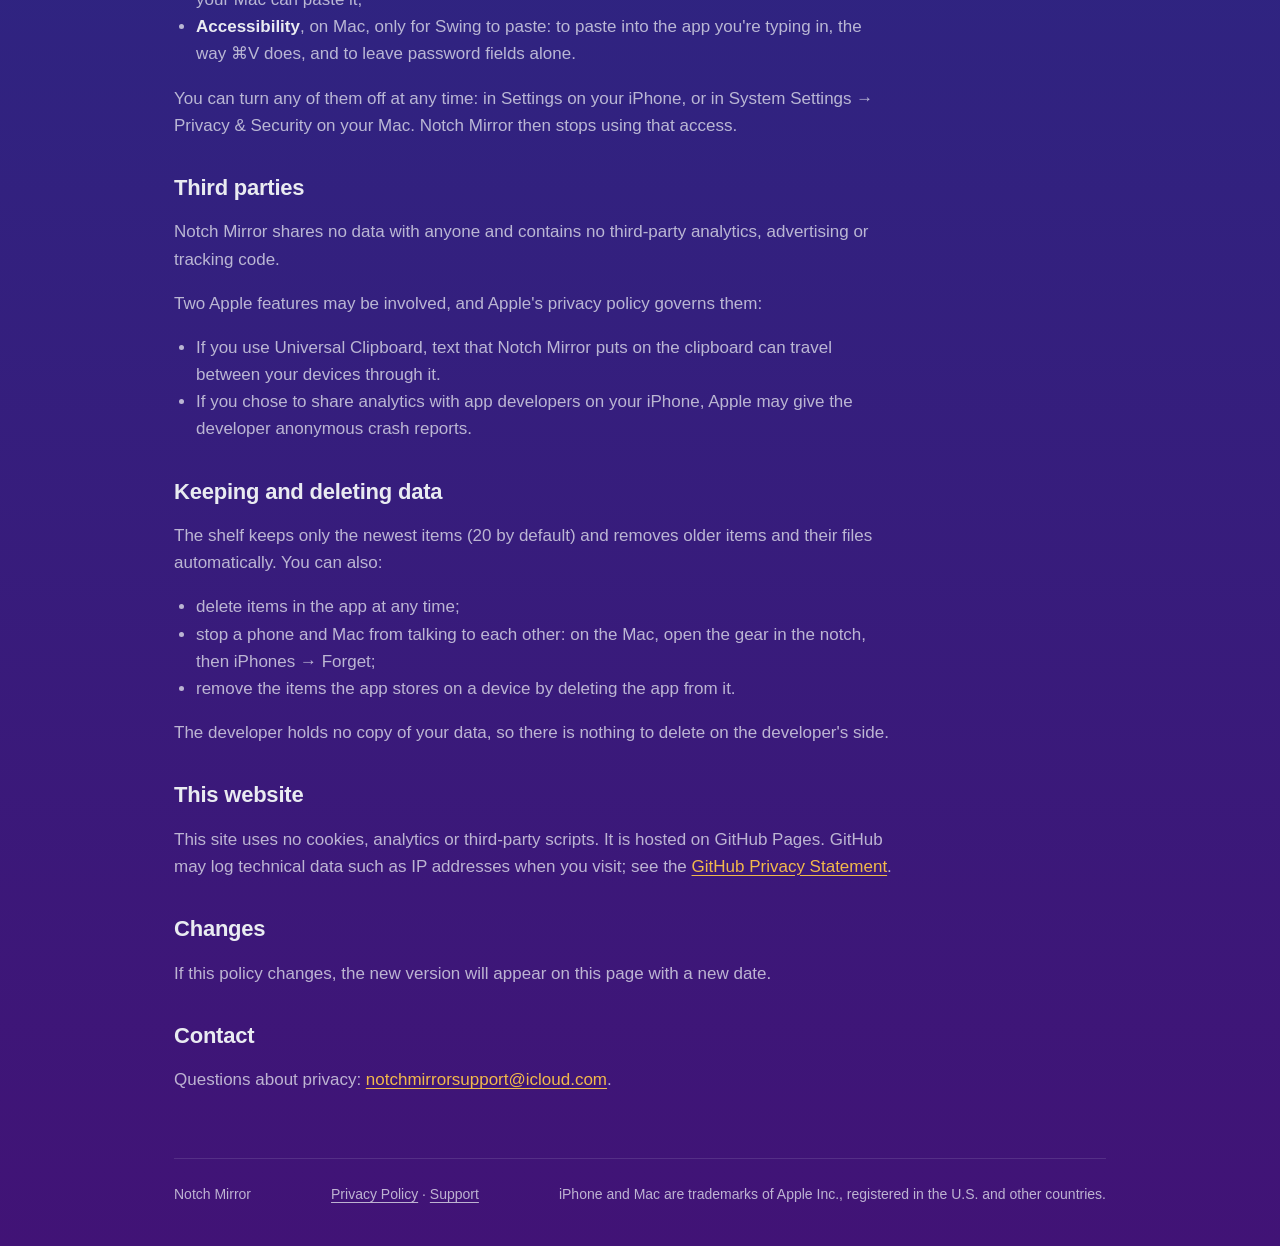
<file: notch-mirror/privacy/index.html>
<!doctype html>
<html lang="en">
<head>
  <meta charset="utf-8">
  <meta name="viewport" content="width=device-width, initial-scale=1">
  <title>Privacy Policy · Notch Mirror</title>
  <meta name="description" content="Notch Mirror collects no personal data. Your iPhone and Mac talk to each other directly, and what they exchange stays on your devices.">
  <meta name="theme-color" content="#1A3987">
  <link rel="canonical" href="https://aubekerof.github.io/notch-mirror/privacy/">
  <link rel="icon" href="../assets/favicon-64.png" type="image/png">
  <link rel="apple-touch-icon" href="../assets/apple-touch-icon.png">
  <link rel="stylesheet" href="../assets/site.css">
</head>
<body>
<div class="wrap">
  <header class="site">
    <a class="brand" href="../"><img src="../assets/icon-256.png" alt="" width="28" height="28">Notch Mirror</a>
    <nav><a href="./" aria-current="page">Privacy</a><a href="../support/">Support</a></nav>
  </header>

  <main class="doc">
    <h1>Privacy Policy</h1>
    <p class="updated">Last updated: November 14, 2026</p>

    <h2>The short version</h2>
    <p>Notch Mirror does not collect personal data. It has no account, no analytics and no ads. Your iPhone and your Mac talk to each other directly, and what they exchange stays on your devices. The developer never receives any of it.</p>

    <h2>What the app handles</h2>
    <p>Notch Mirror moves information between your own iPhone and your own Mac:</p>
    <ul>
      <li>what's playing on your Mac (title, artist, artwork and playback state) and your Mac's battery level;</li>
      <li>items you choose to send: text, images and files you drop on the notch, share to Notch Mirror or copy with it, and, if you turn this on, new screenshots from your Mac;</li>
      <li>commands from your iPhone, such as play, pause, skip or volume;</li>
      <li>if you turn on Swing to paste, what you last copied on your iPhone, every item of it if you copied several at once: it goes to your Mac when you open Notch Mirror, so a swing can paste it at once. The Mac keeps it in memory for five minutes and puts it on the shelf only when you swing. One swing pastes everything you sent from your iPhone since the last swing, up to five minutes apart, until something else is copied on either device. To recognize the swing, the app reads your iPhone's motion sensors while it is open. Those readings stay on the iPhone and are not kept.</li>
    </ul>

    <h2>Where it goes and where it stays</h2>
    <p>This information travels only over your local network and Bluetooth, between devices you paired yourself. Once paired, everything they exchange is encrypted.</p>
    <p>It is stored only on your devices, in Notch Mirror's own storage on your iPhone and on your Mac. Pairing keys are kept in the Keychain on each device. Each app also keeps a short technical log on its own device for troubleshooting: events, timings and file names, never the contents of what you copy or send. It stays on the device unless you choose to share it, on the iPhone with About → Share the technical log.</p>

    <h2>Update check on the Mac</h2>
    <p>The Mac app is not distributed through the App Store, so once a day it downloads a small file from this website to see whether a newer version exists. The request contains no information about you or what you use the app for. Like any web request, it reveals your IP address to GitHub, which hosts this site.</p>

    <h2>Permissions</h2>
    <p>Each permission is used only for the purpose described here:</p>
    <ul>
      <li><strong>Local Network and Bluetooth</strong>, on iPhone and Mac: to find your other device and talk to it;</li>
      <li><strong>Notifications</strong>, on iPhone: to tell you when an item from your Mac is ready to copy;</li>
      <li><strong>Full Disk Access</strong>, on Mac, optional: to keep photos you copy on your iPhone, which macOS stores in a protected folder;</li>
      <li><strong>Access to your screenshots</strong>, on Mac, only if Add new screenshots is on: to put new screenshots on the shelf;</li>
      <li><strong>Paste from Other Apps</strong>, on iPhone, only for Swing to paste: to read what you copied, so your Mac can paste it;</li>
      <li><strong>Accessibility</strong>, on Mac, only for Swing to paste: to paste into the app you're typing in, the way ⌘V does, and to leave password fields alone.</li>
    </ul>
    <p>You can turn any of them off at any time: in Settings on your iPhone, or in System Settings → Privacy &amp; Security on your Mac. Notch Mirror then stops using that access.</p>

    <h2>Third parties</h2>
    <p>Notch Mirror shares no data with anyone and contains no third-party analytics, advertising or tracking code.</p>
    <p>Two Apple features may be involved, and Apple's privacy policy governs them:</p>
    <ul>
      <li>If you use Universal Clipboard, text that Notch Mirror puts on the clipboard can travel between your devices through it.</li>
      <li>If you chose to share analytics with app developers on your iPhone, Apple may give the developer anonymous crash reports.</li>
    </ul>

    <h2>Keeping and deleting data</h2>
    <p>The shelf keeps only the newest items (20 by default) and removes older items and their files automatically. You can also:</p>
    <ul>
      <li>delete items in the app at any time;</li>
      <li>stop a phone and Mac from talking to each other: on the Mac, open the gear in the notch, then iPhones → Forget;</li>
      <li>remove the items the app stores on a device by deleting the app from it.</li>
    </ul>
    <p>The developer holds no copy of your data, so there is nothing to delete on the developer's side.</p>

    <h2>This website</h2>
    <p>This site uses no cookies, analytics or third-party scripts. It is hosted on GitHub Pages. GitHub may log technical data such as IP addresses when you visit; see the <a href="https://docs.github.com/en/site-policy/privacy-policies/github-general-privacy-statement">GitHub Privacy Statement</a>.</p>

    <h2>Changes</h2>
    <p>If this policy changes, the new version will appear on this page with a new date.</p>

    <h2>Contact</h2>
    <p>Questions about privacy: <a href="mailto:notchmirrorsupport@icloud.com">notchmirrorsupport@icloud.com</a>.</p>
  </main>

  <footer class="site">
    <span>Notch Mirror</span>
    <span><a href="./">Privacy Policy</a> · <a href="../support/">Support</a></span>
    <span>iPhone and Mac are trademarks of Apple Inc., registered in the U.S. and other countries.</span>
  </footer>
</div>
</body>
</html>
</file>
<file: assets/site.css>
:root {
  --bg-top: #1A3987;
  --bg-mid: #2F2481;
  --bg-bottom: #411376;
  --amber: #F2B94B;
  --amber-hover: #F5C86C;
  --ink: #0C0E13;
  --text: #E9EBF1;
  --muted: rgba(233, 235, 241, 0.74);
  --card: rgba(12, 14, 19, 0.28);
  --line: rgba(233, 235, 241, 0.12);
}

* { box-sizing: border-box; }

html { background: var(--bg-bottom); }

body {
  margin: 0;
  min-height: 100vh;
  color: var(--text);
  font: 17px/1.6 -apple-system, BlinkMacSystemFont, "SF Pro Text", "Segoe UI", Roboto, "Helvetica Neue", Arial, sans-serif;
  background:
    radial-gradient(56rem 36rem at 50% 10rem, rgba(242, 185, 75, 0.14), transparent 70%),
    linear-gradient(180deg, var(--bg-top) 0%, var(--bg-mid) 55%, var(--bg-bottom) 100%);
  -webkit-font-smoothing: antialiased;
}

a { color: var(--amber); text-underline-offset: 3px; }

:focus-visible { outline: 2px solid var(--amber); outline-offset: 3px; border-radius: 6px; }

.wrap { max-width: 980px; margin: 0 auto; padding: 0 24px; }

header.site { display: flex; align-items: center; justify-content: space-between; padding: 20px 0; }
.brand { display: flex; align-items: center; gap: 10px; color: var(--text); text-decoration: none; font-weight: 600; }
.brand img { width: 28px; height: 28px; }
header.site nav a { color: var(--muted); text-decoration: none; margin-left: 20px; font-size: 15px; }
header.site nav a:hover, header.site nav a[aria-current] { color: var(--text); }

.hero { text-align: center; padding: 48px 0 32px; }
.hero .icon { width: 112px; height: 112px; filter: drop-shadow(0 18px 40px rgba(0, 0, 0, 0.35)); }
h1 { font-size: clamp(40px, 6vw, 60px); line-height: 1.08; letter-spacing: -0.02em; margin: 24px 0 12px; }
.lead { font-size: clamp(21px, 2.6vw, 27px); line-height: 1.3; font-weight: 600; margin: 0 auto 16px; max-width: 30ch; }
h1, .lead, .sub { text-wrap: balance; }
.lead em { font-style: normal; color: var(--amber); }
.sub { color: var(--muted); max-width: 46ch; margin: 0 auto 32px; }

.actions { display: flex; gap: 12px; justify-content: center; flex-wrap: wrap; }
.button {
  display: inline-flex; align-items: center; justify-content: center;
  min-height: 48px; padding: 0 22px; border-radius: 999px;
  font-weight: 600; text-decoration: none;
}
.button.primary { background: var(--amber); color: var(--ink); }
.button.primary:hover { background: var(--amber-hover); }
.button.ghost { border: 1px solid var(--line); color: var(--muted); }
.note { color: var(--muted); font-size: 14px; margin: 16px 0 0; }

section { padding: 36px 0; }
h2 { font-size: 28px; line-height: 1.2; letter-spacing: -0.01em; margin: 0 0 20px; }

.grid { display: grid; grid-template-columns: repeat(2, minmax(0, 1fr)); gap: 16px; }
.card { background: var(--card); border: 1px solid var(--line); border-radius: 20px; padding: 22px 24px; }
.card h3 { margin: 0 0 6px; font-size: 19px; }
.card p { margin: 0; color: var(--muted); }

ol.steps { counter-reset: step; list-style: none; padding: 0; margin: 0; display: grid; grid-template-columns: repeat(3, minmax(0, 1fr)); gap: 16px; }
ol.steps li { counter-increment: step; background: var(--card); border: 1px solid var(--line); border-radius: 20px; padding: 22px 24px; color: var(--muted); }
ol.steps li::before {
  content: counter(step);
  display: flex; align-items: center; justify-content: center;
  width: 30px; height: 30px; margin-bottom: 12px;
  border-radius: 50%; background: var(--amber); color: var(--ink); font-weight: 700;
}
ol.steps li strong { display: block; color: var(--text); margin-bottom: 4px; }

dl.req { display: grid; grid-template-columns: 130px 1fr; gap: 12px 20px; margin: 0; }
dl.req dt { font-weight: 600; }
dl.req dd { margin: 0; color: var(--muted); }

.doc { max-width: 720px; padding: 16px 0 8px; }
.doc h1 { font-size: clamp(34px, 5vw, 44px); margin-top: 16px; }
.doc h2 { font-size: 22px; margin: 36px 0 10px; }
.doc h3 { font-size: 18px; margin: 28px 0 6px; }
.doc p, .doc li { color: var(--muted); }
.doc strong { color: var(--text); font-weight: 600; }
.doc ul { padding-left: 22px; }
.updated { font-size: 15px; }

footer.site {
  display: flex; flex-wrap: wrap; justify-content: space-between; gap: 8px 24px;
  border-top: 1px solid var(--line); margin-top: 40px; padding: 24px 0 40px;
  color: var(--muted); font-size: 14px;
}
footer.site a { color: var(--muted); }

@media (max-width: 760px) {
  .grid, ol.steps { grid-template-columns: 1fr; }
  dl.req { grid-template-columns: 1fr; gap: 4px; }
  dl.req dt { margin-top: 12px; }
  .hero { padding-top: 32px; }
}

@media (prefers-reduced-motion: no-preference) {
  .button { transition: background-color 0.15s ease; }
}
</file>
<file: notch-mirror/assets/site.css>
:root {
  --bg-top: #1A3987;
  --bg-mid: #2F2481;
  --bg-bottom: #411376;
  --amber: #F2B94B;
  --amber-hover: #F5C86C;
  --ink: #0C0E13;
  --text: #E9EBF1;
  --muted: rgba(233, 235, 241, 0.74);
  --card: rgba(12, 14, 19, 0.28);
  --line: rgba(233, 235, 241, 0.12);
}

* { box-sizing: border-box; }

html { background: var(--bg-bottom); }

body {
  margin: 0;
  min-height: 100vh;
  color: var(--text);
  font: 17px/1.6 -apple-system, BlinkMacSystemFont, "SF Pro Text", "Segoe UI", Roboto, "Helvetica Neue", Arial, sans-serif;
  background:
    radial-gradient(56rem 36rem at 50% 10rem, rgba(242, 185, 75, 0.14), transparent 70%),
    linear-gradient(180deg, var(--bg-top) 0%, var(--bg-mid) 55%, var(--bg-bottom) 100%);
  -webkit-font-smoothing: antialiased;
}

a { color: var(--amber); text-underline-offset: 3px; }

:focus-visible { outline: 2px solid var(--amber); outline-offset: 3px; border-radius: 6px; }

.wrap { max-width: 980px; margin: 0 auto; padding: 0 24px; }

header.site { display: flex; align-items: center; justify-content: space-between; padding: 20px 0; }
.brand { display: flex; align-items: center; gap: 10px; color: var(--text); text-decoration: none; font-weight: 600; }
.brand img { width: 28px; height: 28px; }
header.site nav a { color: var(--muted); text-decoration: none; margin-left: 20px; font-size: 15px; }
header.site nav a:hover, header.site nav a[aria-current] { color: var(--text); }

.hero { text-align: center; padding: 48px 0 32px; }
.hero .icon { width: 112px; height: 112px; filter: drop-shadow(0 18px 40px rgba(0, 0, 0, 0.35)); }
h1 { font-size: clamp(40px, 6vw, 60px); line-height: 1.08; letter-spacing: -0.02em; margin: 24px 0 12px; }
.lead { font-size: clamp(21px, 2.6vw, 27px); line-height: 1.3; font-weight: 600; margin: 0 auto 16px; max-width: 30ch; }
h1, .lead, .sub { text-wrap: balance; }
.lead em { font-style: normal; color: var(--amber); }
.sub { color: var(--muted); max-width: 46ch; margin: 0 auto 32px; }

.actions { display: flex; gap: 12px; justify-content: center; flex-wrap: wrap; }
.button {
  display: inline-flex; align-items: center; justify-content: center;
  min-height: 48px; padding: 0 22px; border-radius: 999px;
  font-weight: 600; text-decoration: none;
}
.button.primary { background: var(--amber); color: var(--ink); }
.button.primary:hover { background: var(--amber-hover); }
.button.ghost { border: 1px solid var(--line); color: var(--muted); }
.note { color: var(--muted); font-size: 14px; margin: 16px 0 0; }

section { padding: 36px 0; }
h2 { font-size: 28px; line-height: 1.2; letter-spacing: -0.01em; margin: 0 0 20px; }

.grid { display: grid; grid-template-columns: repeat(2, minmax(0, 1fr)); gap: 16px; }
.card { background: var(--card); border: 1px solid var(--line); border-radius: 20px; padding: 22px 24px; }
.card h3 { margin: 0 0 6px; font-size: 19px; }
.card p { margin: 0; color: var(--muted); }

ol.steps { counter-reset: step; list-style: none; padding: 0; margin: 0; display: grid; grid-template-columns: repeat(3, minmax(0, 1fr)); gap: 16px; }
ol.steps li { counter-increment: step; background: var(--card); border: 1px solid var(--line); border-radius: 20px; padding: 22px 24px; color: var(--muted); }
ol.steps li::before {
  content: counter(step);
  display: flex; align-items: center; justify-content: center;
  width: 30px; height: 30px; margin-bottom: 12px;
  border-radius: 50%; background: var(--amber); color: var(--ink); font-weight: 700;
}
ol.steps li strong { display: block; color: var(--text); margin-bottom: 4px; }

dl.req { display: grid; grid-template-columns: 130px 1fr; gap: 12px 20px; margin: 0; }
dl.req dt { font-weight: 600; }
dl.req dd { margin: 0; color: var(--muted); }

.doc { max-width: 720px; padding: 16px 0 8px; }
.doc h1 { font-size: clamp(34px, 5vw, 44px); margin-top: 16px; }
.doc h2 { font-size: 22px; margin: 36px 0 10px; }
.doc h3 { font-size: 18px; margin: 28px 0 6px; }
.doc p, .doc li { color: var(--muted); }
.doc strong { color: var(--text); font-weight: 600; }
.doc ul { padding-left: 22px; }
.updated { font-size: 15px; }

footer.site {
  display: flex; flex-wrap: wrap; justify-content: space-between; gap: 8px 24px;
  border-top: 1px solid var(--line); margin-top: 40px; padding: 24px 0 40px;
  color: var(--muted); font-size: 14px;
}
footer.site a { color: var(--muted); }

@media (max-width: 760px) {
  .grid, ol.steps { grid-template-columns: 1fr; }
  dl.req { grid-template-columns: 1fr; gap: 4px; }
  dl.req dt { margin-top: 12px; }
  .hero { padding-top: 32px; }
}

@media (prefers-reduced-motion: no-preference) {
  .button { transition: background-color 0.15s ease; }
}
</file>
<file: mirror-notch/assets/site.css>
:root {
  --bg-top: #1A3987;
  --bg-mid: #2F2481;
  --bg-bottom: #411376;
  --amber: #F2B94B;
  --amber-hover: #F5C86C;
  --ink: #0C0E13;
  --text: #E9EBF1;
  --muted: rgba(233, 235, 241, 0.74);
  --card: rgba(12, 14, 19, 0.28);
  --line: rgba(233, 235, 241, 0.12);
}

* { box-sizing: border-box; }

html { background: var(--bg-bottom); }

body {
  margin: 0;
  min-height: 100vh;
  color: var(--text);
  font: 17px/1.6 -apple-system, BlinkMacSystemFont, "SF Pro Text", "Segoe UI", Roboto, "Helvetica Neue", Arial, sans-serif;
  background:
    radial-gradient(56rem 36rem at 50% 10rem, rgba(242, 185, 75, 0.14), transparent 70%),
    linear-gradient(180deg, var(--bg-top) 0%, var(--bg-mid) 55%, var(--bg-bottom) 100%);
  -webkit-font-smoothing: antialiased;
}

a { color: var(--amber); text-underline-offset: 3px; }

:focus-visible { outline: 2px solid var(--amber); outline-offset: 3px; border-radius: 6px; }

.wrap { max-width: 980px; margin: 0 auto; padding: 0 24px; }

header.site { display: flex; align-items: center; justify-content: space-between; padding: 20px 0; }
.brand { display: flex; align-items: center; gap: 10px; color: var(--text); text-decoration: none; font-weight: 600; }
.brand img { width: 28px; height: 28px; }
header.site nav a { color: var(--muted); text-decoration: none; margin-left: 20px; font-size: 15px; }
header.site nav a:hover, header.site nav a[aria-current] { color: var(--text); }

.hero { text-align: center; padding: 48px 0 32px; }
.hero .icon { width: 112px; height: 112px; filter: drop-shadow(0 18px 40px rgba(0, 0, 0, 0.35)); }
h1 { font-size: clamp(40px, 6vw, 60px); line-height: 1.08; letter-spacing: -0.02em; margin: 24px 0 12px; }
.lead { font-size: clamp(21px, 2.6vw, 27px); line-height: 1.3; font-weight: 600; margin: 0 auto 16px; max-width: 30ch; }
h1, .lead, .sub { text-wrap: balance; }
.lead em { font-style: normal; color: var(--amber); }
.sub { color: var(--muted); max-width: 46ch; margin: 0 auto 32px; }

.actions { display: flex; gap: 12px; justify-content: center; flex-wrap: wrap; }
.button {
  display: inline-flex; align-items: center; justify-content: center;
  min-height: 48px; padding: 0 22px; border-radius: 999px;
  font-weight: 600; text-decoration: none;
}
.button.primary { background: var(--amber); color: var(--ink); }
.button.primary:hover { background: var(--amber-hover); }
.button.ghost { border: 1px solid var(--line); color: var(--muted); }
.note { color: var(--muted); font-size: 14px; margin: 16px 0 0; }

section { padding: 36px 0; }
h2 { font-size: 28px; line-height: 1.2; letter-spacing: -0.01em; margin: 0 0 20px; }

.grid { display: grid; grid-template-columns: repeat(2, minmax(0, 1fr)); gap: 16px; }
.card { background: var(--card); border: 1px solid var(--line); border-radius: 20px; padding: 22px 24px; }
.card h3 { margin: 0 0 6px; font-size: 19px; }
.card p { margin: 0; color: var(--muted); }

ol.steps { counter-reset: step; list-style: none; padding: 0; margin: 0; display: grid; grid-template-columns: repeat(3, minmax(0, 1fr)); gap: 16px; }
ol.steps li { counter-increment: step; background: var(--card); border: 1px solid var(--line); border-radius: 20px; padding: 22px 24px; color: var(--muted); }
ol.steps li::before {
  content: counter(step);
  display: flex; align-items: center; justify-content: center;
  width: 30px; height: 30px; margin-bottom: 12px;
  border-radius: 50%; background: var(--amber); color: var(--ink); font-weight: 700;
}
ol.steps li strong { display: block; color: var(--text); margin-bottom: 4px; }

dl.req { display: grid; grid-template-columns: 130px 1fr; gap: 12px 20px; margin: 0; }
dl.req dt { font-weight: 600; }
dl.req dd { margin: 0; color: var(--muted); }

.doc { max-width: 720px; padding: 16px 0 8px; }
.doc h1 { font-size: clamp(34px, 5vw, 44px); margin-top: 16px; }
.doc h2 { font-size: 22px; margin: 36px 0 10px; }
.doc h3 { font-size: 18px; margin: 28px 0 6px; }
.doc p, .doc li { color: var(--muted); }
.doc strong { color: var(--text); font-weight: 600; }
.doc ul { padding-left: 22px; }
.updated { font-size: 15px; }

footer.site {
  display: flex; flex-wrap: wrap; justify-content: space-between; gap: 8px 24px;
  border-top: 1px solid var(--line); margin-top: 40px; padding: 24px 0 40px;
  color: var(--muted); font-size: 14px;
}
footer.site a { color: var(--muted); }

@media (max-width: 760px) {
  .grid, ol.steps { grid-template-columns: 1fr; }
  dl.req { grid-template-columns: 1fr; gap: 4px; }
  dl.req dt { margin-top: 12px; }
  .hero { padding-top: 32px; }
}

@media (prefers-reduced-motion: no-preference) {
  .button { transition: background-color 0.15s ease; }
}
</file>
